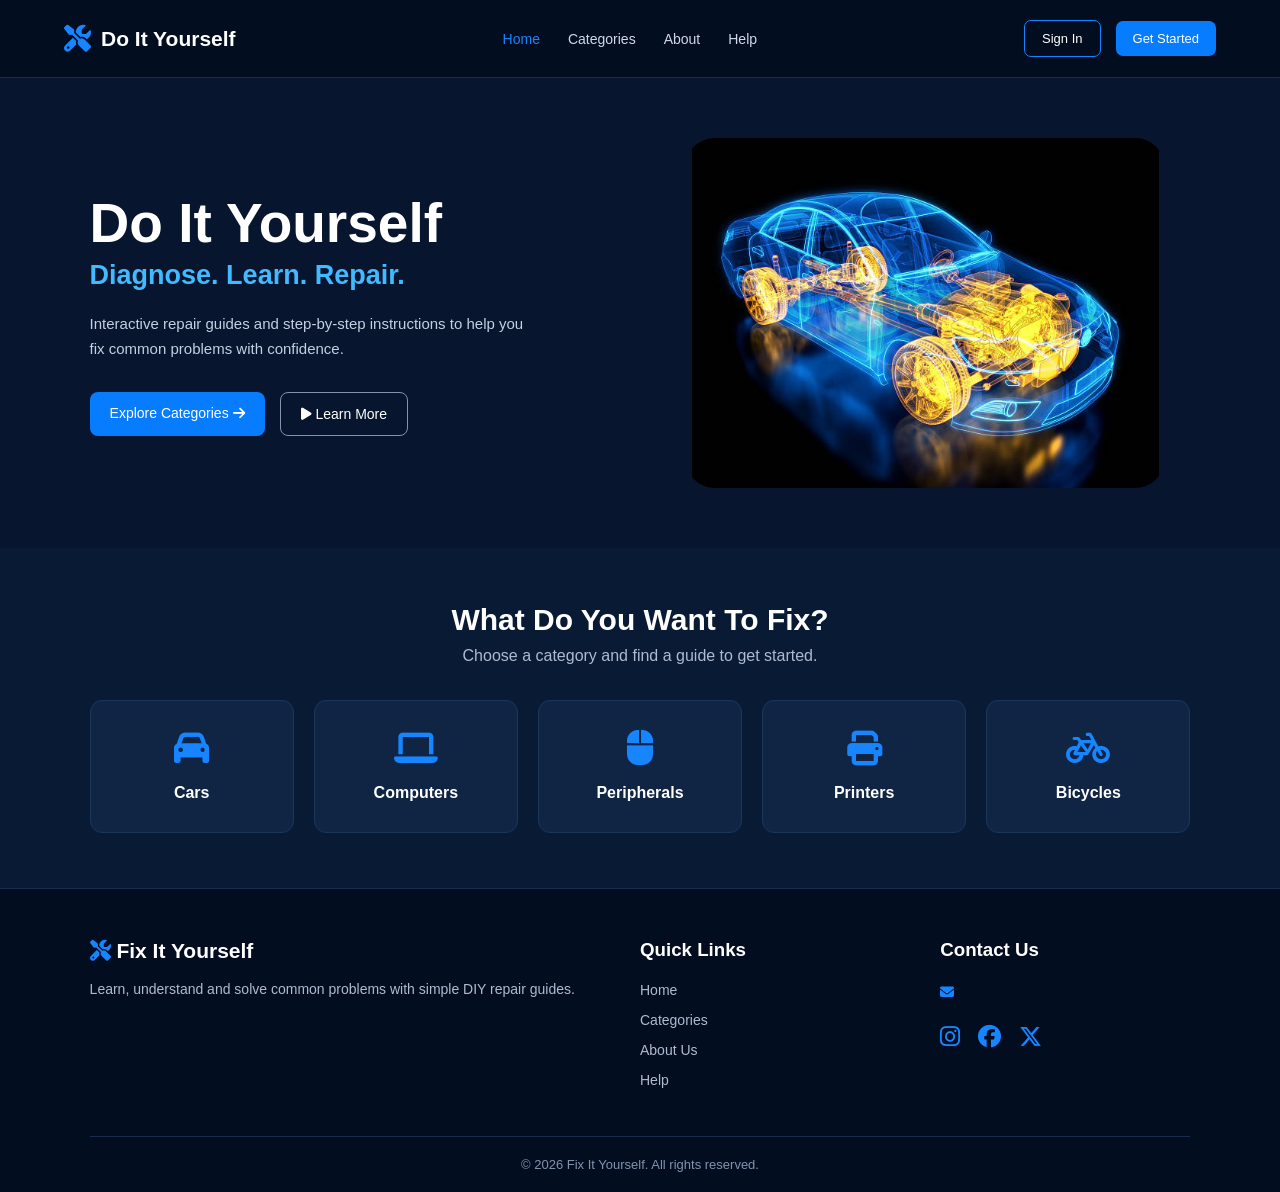
<file: index.html>
<!DOCTYPE html>
<html lang="en">
<head>
    <meta charset="UTF-8">
    <meta name="viewport" content="width=device-width, initial-scale=1.0">
    <title>Do it yourself</title>
    <link rel="stylesheet" href="css/home.css">
    <link rel="stylesheet"
    href="https://cdnjs.cloudflare.com/ajax/libs/font-awesome/6.5.2/css/all.min.css">
    <script src="js/navbars.js" defer ></script>
</head>
<body>
     <!-- Navigation Bar -->
    <header>
        <nav class="navbar">
           <div class="logo">
             <i class="fa-solid fa-screwdriver-wrench"></i>
                <span>Do It Yourself</span>
           </div>
               

            <ul class="nav-links">
                <li><a href="index.html" class="active">Home</a></li>
                <li><a href="categories.html">Categories</a></li>
                <li><a href="about.html">About</a></li>
                <li><a href="help.html">Help</a></li>
            </ul>

            <div class="nav-buttons" id="navButtons">
                <a href="login.html" class="login-btn">Sign In</a>
                <a href="signup.html" class="start-btn">Get Started</a>
            </div>

        </nav>
    </header>

    <!-- Hero Section -->
    <section class="hero">

        <div class="hero-content">

            <h1>Do It Yourself</h1>

            <h2>Diagnose. Learn. Repair.</h2>

            <p>
                Interactive repair guides and step-by-step
                instructions to help you fix common problems
                with confidence.
            </p>

            <div class="hero-buttons">
                <a href="categories.html" class="explore-btn">
                    Explore Categories
                    <i class="fa-solid fa-arrow-right"></i>
                </a>

                <a href="about.html" class="demo-btn">
                    <i class="fa-solid fa-play"></i>
                    Learn More
                </a>
            </div>

        </div>


        <!-- Engine Image -->
        <div class="hero-image">

            <img src="images/3d car.jpg" alt="3D Car image">

        </div>

    </section>

     <!-- Categories Section -->
    <section class="categories">

        <h2>What Do You Want To Fix?</h2>

        <p class="section-description">
            Choose a category and find a guide to get started.
        </p>

        <div class="category-container">

            <a href="categories.html" class="category-card">
                <i class="fa-solid fa-car"></i>
                <h3>Cars</h3>
            </a>

            <a href="categories.html" class="category-card">
                <i class="fa-solid fa-laptop"></i>
                <h3>Computers</h3>
            </a>

            <a href="categories.html" class="category-card">
                <i class="fa-solid fa-computer-mouse"></i>
                <h3>Peripherals</h3>
            </a>

            <a href="categories.html" class="category-card">
                <i class="fa-solid fa-print"></i>
                <h3>Printers</h3>
            </a>

            <a href="categories.html" class="category-card">
                <i class="fa-solid fa-bicycle"></i>
                <h3>Bicycles</h3>
            </a>

        </div>

    </section>

    <!-- Footer -->
 <footer class="footer">

    <div class="footer-container">

        <!-- Brand Information -->
        <div class="footer-section">
            <h2 class="footer-logo">
                <i class="fa-solid fa-screwdriver-wrench"></i>
                Fix It Yourself
            </h2>

            <p>
                Learn, understand and solve common problems
                with simple DIY repair guides.
            </p>
        </div>


        <!-- Quick Links -->
        <div class="footer-section">
            <h3>Quick Links</h3>

            <ul>
                <li><a href="index.html">Home</a></li>
                <li><a href="categories.html">Categories</a></li>
                <li><a href="about.html">About Us</a></li>
                <li><a href="help.html">Help</a></li>
            </ul>
        </div>


        <!-- Contact Information -->
        <div class="footer-section">
            <h3>Contact Us</h3>

            <p>
                <i class="fa-solid fa-envelope"></i>
                <a href="mailto:Doyourselfemail@example.com">
            
                </a>
            </p>

            <div class="social-links">
                <a href="" aria-label="Instagram">
                    <i class="fa-brands fa-instagram"></i>
                </a>

                <a href="" aria-label="fa-facebook">
                    <i class="fa-brands fa-facebook"></i>
                </a>
                    
               

                <a href="" aria-label="X">
                    <i class="fa-brands fa-x-twitter"></i>
                </a>
            </div>
        </div>

    </div>

    <div class="footer-bottom">
        <p>&copy; 2026 Fix It Yourself. All rights reserved.</p>
    </div>

  </footer>
</body>
</html>
</file>
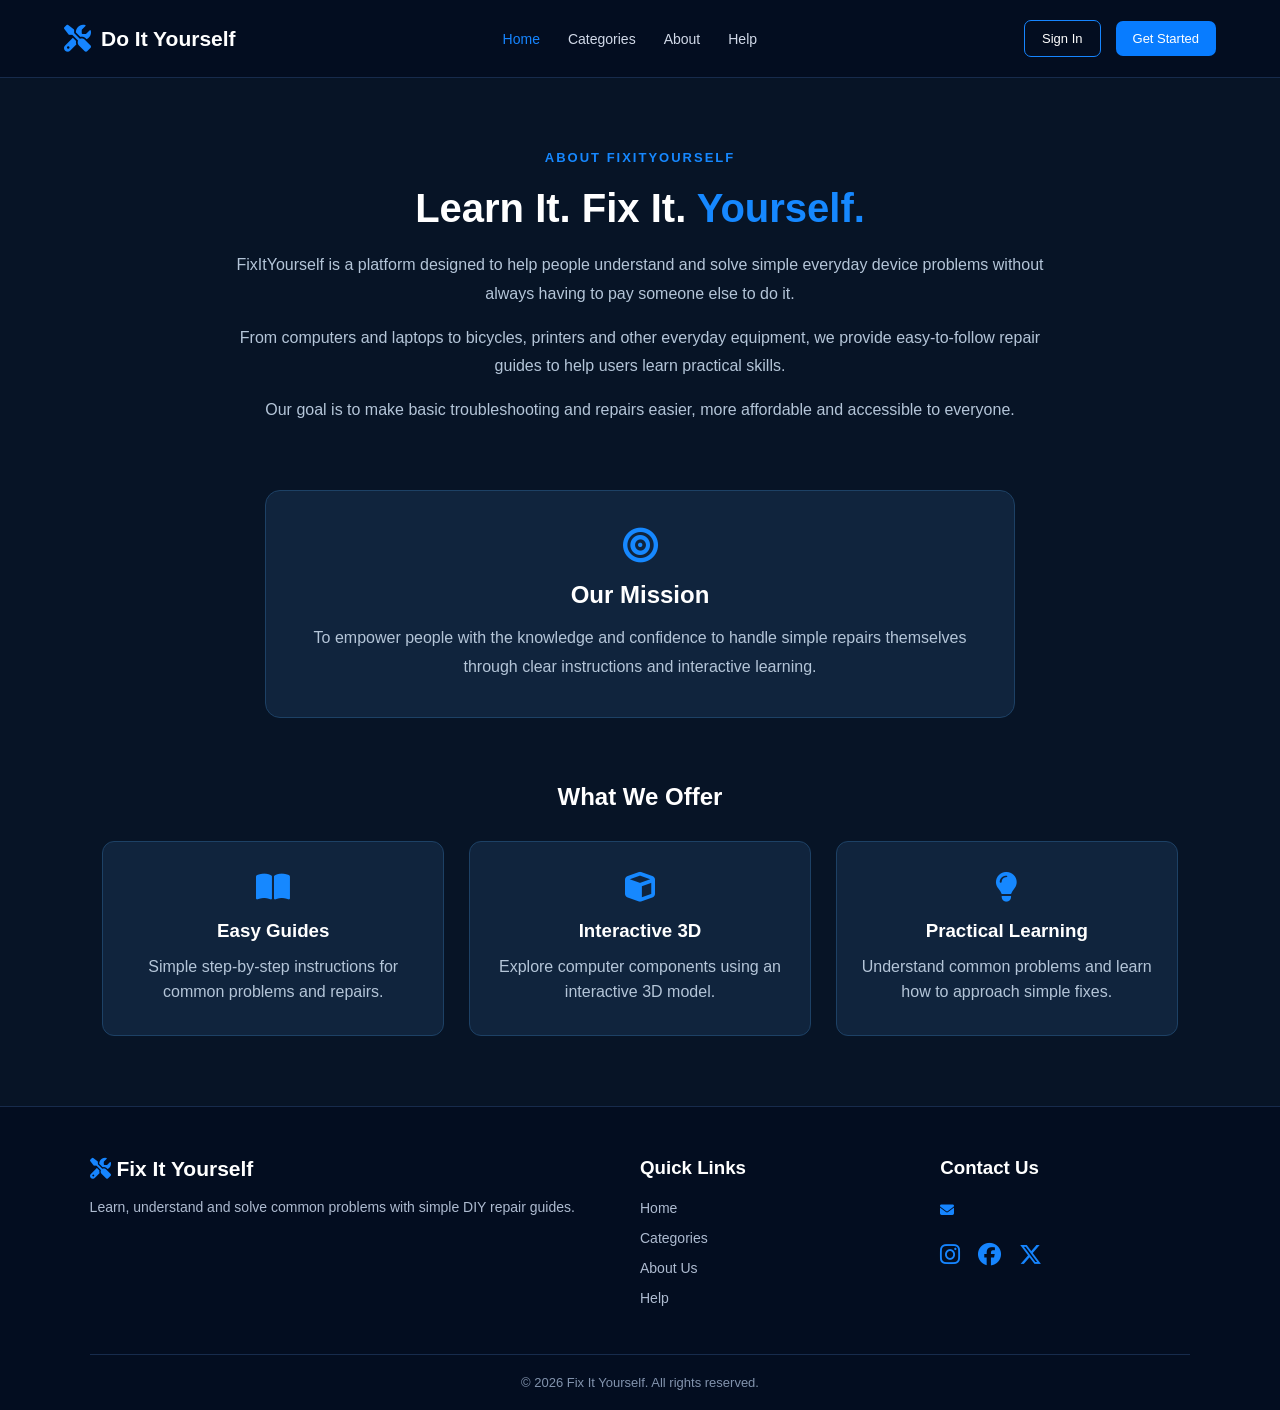
<file: about.html>
<!DOCTYPE html>
<html lang="en">
<head>
    <meta charset="UTF-8">
    <meta name="viewport" content="width=device-width, initial-scale=1.0">
    <title>Do It Yourself</title>
      <link rel="stylesheet"
        href="https://cdnjs.cloudflare.com/ajax/libs/font-awesome/6.5.1/css/all.min.css">
        <link rel="stylesheet" href="css/about.css">
</head>
<body>
     <!-- Navigation Bar -->
    <header>
        <nav class="navbar">
           <div class="logo">
             <i class="fa-solid fa-screwdriver-wrench"></i>
                <span>Do It Yourself</span>
           </div>
               

            <ul class="nav-links">
                <li><a href="index.html" class="active">Home</a></li>
                <li><a href="categories.html">Categories</a></li>
                <li><a href="about.html">About</a></li>
                <li><a href="help.html">Help</a></li>
            </ul>

            <div class="nav-buttons" id="navButtons">
                <a href="login.html" class="login-btn">Sign In</a>
                <a href="signup.html" class="start-btn">Get Started</a>
            </div>

        </nav>
    </header>

     <!-- About Section -->
    <main class="about-section">

        <div class="about-content">

            <span class="about-label">ABOUT FIXITYOURSELF</span>

            <h1>Learn It. Fix It. <span>Yourself.</span></h1>

            <p>
                FixItYourself is a platform designed to help people
                understand and solve simple everyday device problems
                without always having to pay someone else to do it.
            </p>

            <p>
                From computers and laptops to bicycles, printers and
                other everyday equipment, we provide easy-to-follow
                repair guides to help users learn practical skills.
            </p>

            <p>
                Our goal is to make basic troubleshooting and repairs
                easier, more affordable and accessible to everyone.
            </p>

        </div>

        <!-- Our Mission -->
        <section class="mission-section">

            <div class="mission-icon">
                <i class="fa-solid fa-bullseye"></i>
            </div>

            <h2>Our Mission</h2>

            <p>
                To empower people with the knowledge and confidence
                to handle simple repairs themselves through clear
                instructions and interactive learning.
            </p>

        </section>

        <!-- What We Offer -->
        <section class="offer-section">

            <h2>What We Offer</h2>

            <div class="offer-cards">

                <div class="offer-card">
                    <i class="fa-solid fa-book-open"></i>
                    <h3>Easy Guides</h3>
                    <p>
                        Simple step-by-step instructions for
                        common problems and repairs.
                    </p>
                </div>

                <div class="offer-card">
                    <i class="fa-solid fa-cube"></i>
                    <h3>Interactive 3D</h3>
                    <p>
                        Explore computer components using
                        an interactive 3D model.
                    </p>
                </div>

                <div class="offer-card">
                    <i class="fa-solid fa-lightbulb"></i>
                    <h3>Practical Learning</h3>
                    <p>
                        Understand common problems and learn
                        how to approach simple fixes.
                    </p>
                </div>

            </div>

        </section>

    </main>
   <!-- Footer -->
 <footer class="footer">

    <div class="footer-container">

        <!-- Brand Information -->
        <div class="footer-section">
            <h2 class="footer-logo">
                <i class="fa-solid fa-screwdriver-wrench"></i>
                Fix It Yourself
            </h2>

            <p>
                Learn, understand and solve common problems
                with simple DIY repair guides.
            </p>
        </div>


        <!-- Quick Links -->
        <div class="footer-section">
            <h3>Quick Links</h3>

            <ul>
                <li><a href="index.html">Home</a></li>
                <li><a href="categories.html">Categories</a></li>
                <li><a href="about.html">About Us</a></li>
                <li><a href="help.html">Help</a></li>
            </ul>
        </div>


        <!-- Contact Information -->
        <div class="footer-section">
            <h3>Contact Us</h3>

            <p>
                <i class="fa-solid fa-envelope"></i>
                <a href="mailto:Doyourselfemail@example.com">
                </a>
            </p>

            <div class="social-links">
                <a href="" aria-label="Instagram">
                    <i class="fa-brands fa-instagram"></i>
                </a>

                <a href="" aria-label="fa-facebook">
                    <i class="fa-brands fa-facebook"></i>
                </a>
                    
               

                <a href="" aria-label="X">
                    <i class="fa-brands fa-x-twitter"></i>
                </a>
            </div>
        </div>

    </div>

    <div class="footer-bottom">
        <p>&copy; 2026 Fix It Yourself. All rights reserved.</p>
    </div>

  </footer>
</body>
</html>
</file>
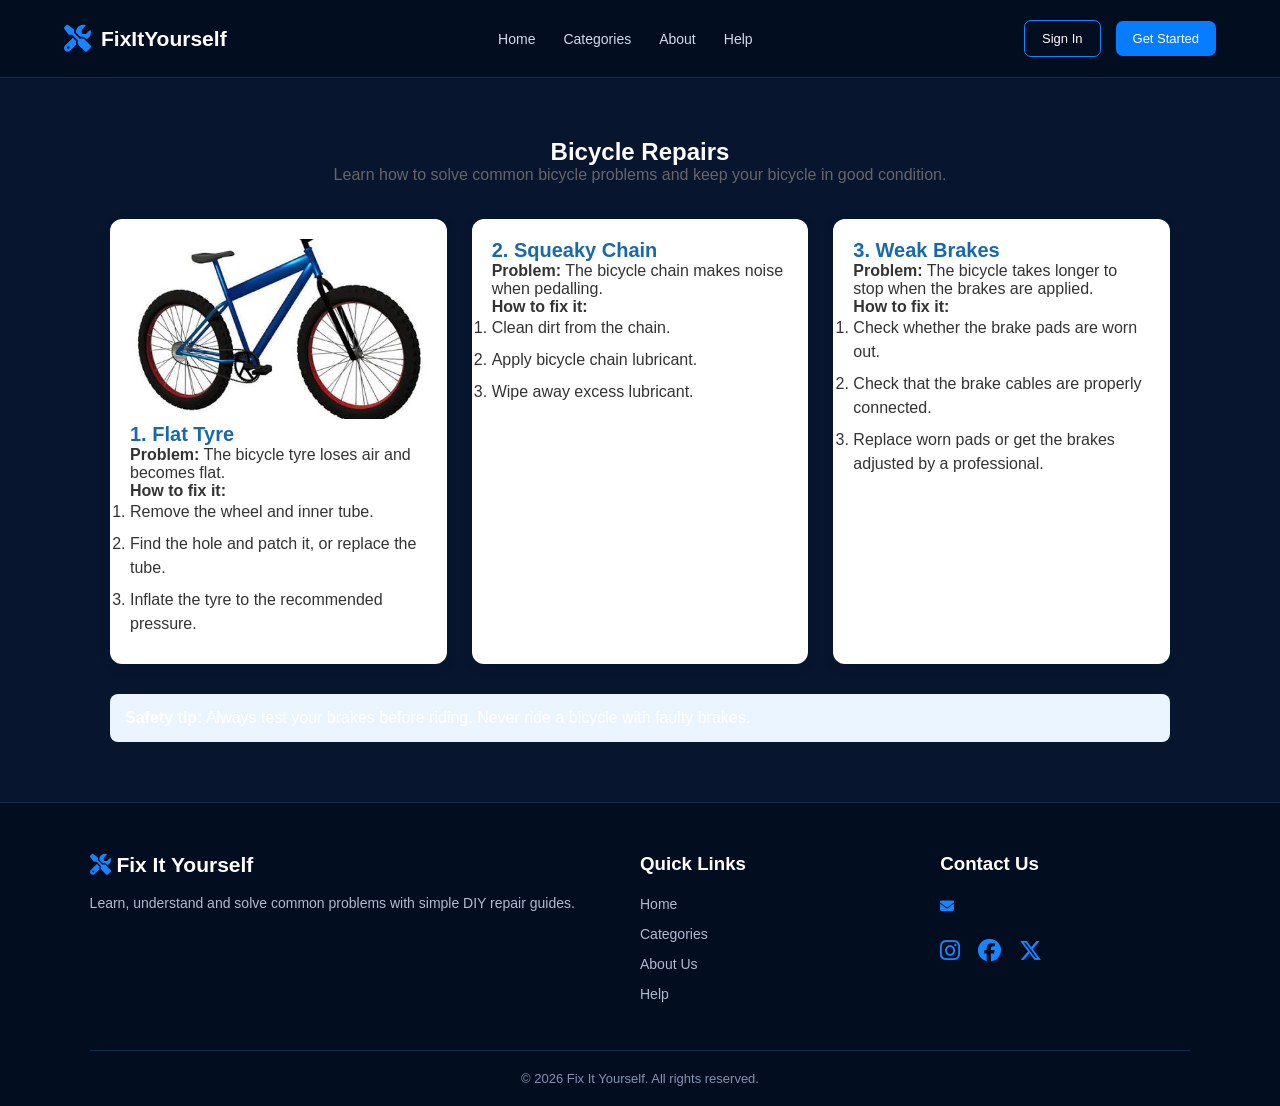
<file: bicycles.html>
<!DOCTYPE html>
<html lang="en">
<head>
    <meta charset="UTF-8">
    <meta name="viewport" content="width=device-width, initial-scale=1.0">
    <title>Do It Yourself</title>
    <link rel="stylesheet" href="css/bicycles.css">
    <link rel="stylesheet"
    href="https://cdnjs.cloudflare.com/ajax/libs/font-awesome/6.5.2/css/all.min.css">
</head>
<body>
     <!-- Navigation Bar -->
    <header>
        <nav class="navbar">

            <div class="logo">
                <i class="fa-solid fa-screwdriver-wrench"></i>
                <span>FixItYourself</span>
            </div>

            <ul class="nav-links">
                <li><a href="index.html"> Home</a></li>
                <li><a href="categories.html">Categories</a></li>
                <li><a href="about.html"> About</a></li>
                <li><a href="help.html">Help</a></li>
            </ul>

            <div class="nav-buttons" id="navButtons">
                <a href="login.html" class="login-btn">Sign In</a>
                <a href="signup.html" class="start-btn">Get Started</a>
            </div>
            

        </nav>
    </header>
<!-- Bicycle repair guides -->
<main class="repair-container">

    <section class="page-heading">
        <h1>Bicycle Repairs</h1>
        <p>Learn how to solve common bicycle problems and keep your bicycle in good condition.</p>
    </section>

    <!-- Bicycle problems -->
    <section class="repair-grid">

        <!-- Flat tyre -->
        <div class="repair-card">
            <img src="images/bicyclee.jpg" alt="Bicycle wheel repair">
            <h2>1. Flat Tyre</h2>
            <p><strong>Problem:</strong> The bicycle tyre loses air and becomes flat.</p>
            <p><strong>How to fix it:</strong></p>
            <ol>
                <li>Remove the wheel and inner tube.</li>
                <li>Find the hole and patch it, or replace the tube.</li>
                <li>Inflate the tyre to the recommended pressure.</li>
            </ol>
        </div>

        <!-- Squeaky chain -->
        <div class="repair-card">
            <h2>2. Squeaky Chain</h2>
            <p><strong>Problem:</strong> The bicycle chain makes noise when pedalling.</p>
            <p><strong>How to fix it:</strong></p>
            <ol>
                <li>Clean dirt from the chain.</li>
                <li>Apply bicycle chain lubricant.</li>
                <li>Wipe away excess lubricant.</li>
            </ol>
        </div>

        <!-- Weak brakes -->
        <div class="repair-card">
            <h2>3. Weak Brakes</h2>
            <p><strong>Problem:</strong> The bicycle takes longer to stop when the brakes are applied.</p>
            <p><strong>How to fix it:</strong></p>
            <ol>
                <li>Check whether the brake pads are worn out.</li>
                <li>Check that the brake cables are properly connected.</li>
                <li>Replace worn pads or get the brakes adjusted by a professional.</li>
            </ol>
        </div>

    </section>

    <p class="safety-note">
        <strong>Safety tip:</strong> Always test your brakes before riding. Never ride a bicycle with faulty brakes.
    </p>

</main>

  <!-- Footer -->
 <footer class="footer">

    <div class="footer-container">

        <!-- Brand Information -->
        <div class="footer-section">
            <h2 class="footer-logo">
                <i class="fa-solid fa-screwdriver-wrench"></i>
                Fix It Yourself
            </h2>

            <p>
                Learn, understand and solve common problems
                with simple DIY repair guides.
            </p>
        </div>


        <!-- Quick Links -->
        <div class="footer-section">
            <h3>Quick Links</h3>

            <ul>
                <li><a href="index.html">Home</a></li>
                <li><a href="categories.html">Categories</a></li>
                <li><a href="about.html">About Us</a></li>
                <li><a href="help.html">Help</a></li>
            </ul>
        </div>


        <!-- Contact Information -->
        <div class="footer-section">
            <h3>Contact Us</h3>

            <p>
                <i class="fa-solid fa-envelope"></i>
                <a href="mailto:Doyourselfemail@example.com">
            
                </a>
            </p>

            <div class="social-links">
                <a href="" aria-label="Instagram">
                    <i class="fa-brands fa-instagram"></i>
                </a>

                <a href="" aria-label="fa-facebook">
                    <i class="fa-brands fa-facebook"></i>
                </a>
                    
               

                <a href="" aria-label="X">
                    <i class="fa-brands fa-x-twitter"></i>
                </a>
            </div>
        </div>

    </div>

    <div class="footer-bottom">
        <p>&copy; 2026 Fix It Yourself. All rights reserved.</p>
    </div>

  </footer>

</body>
</html>
</file>
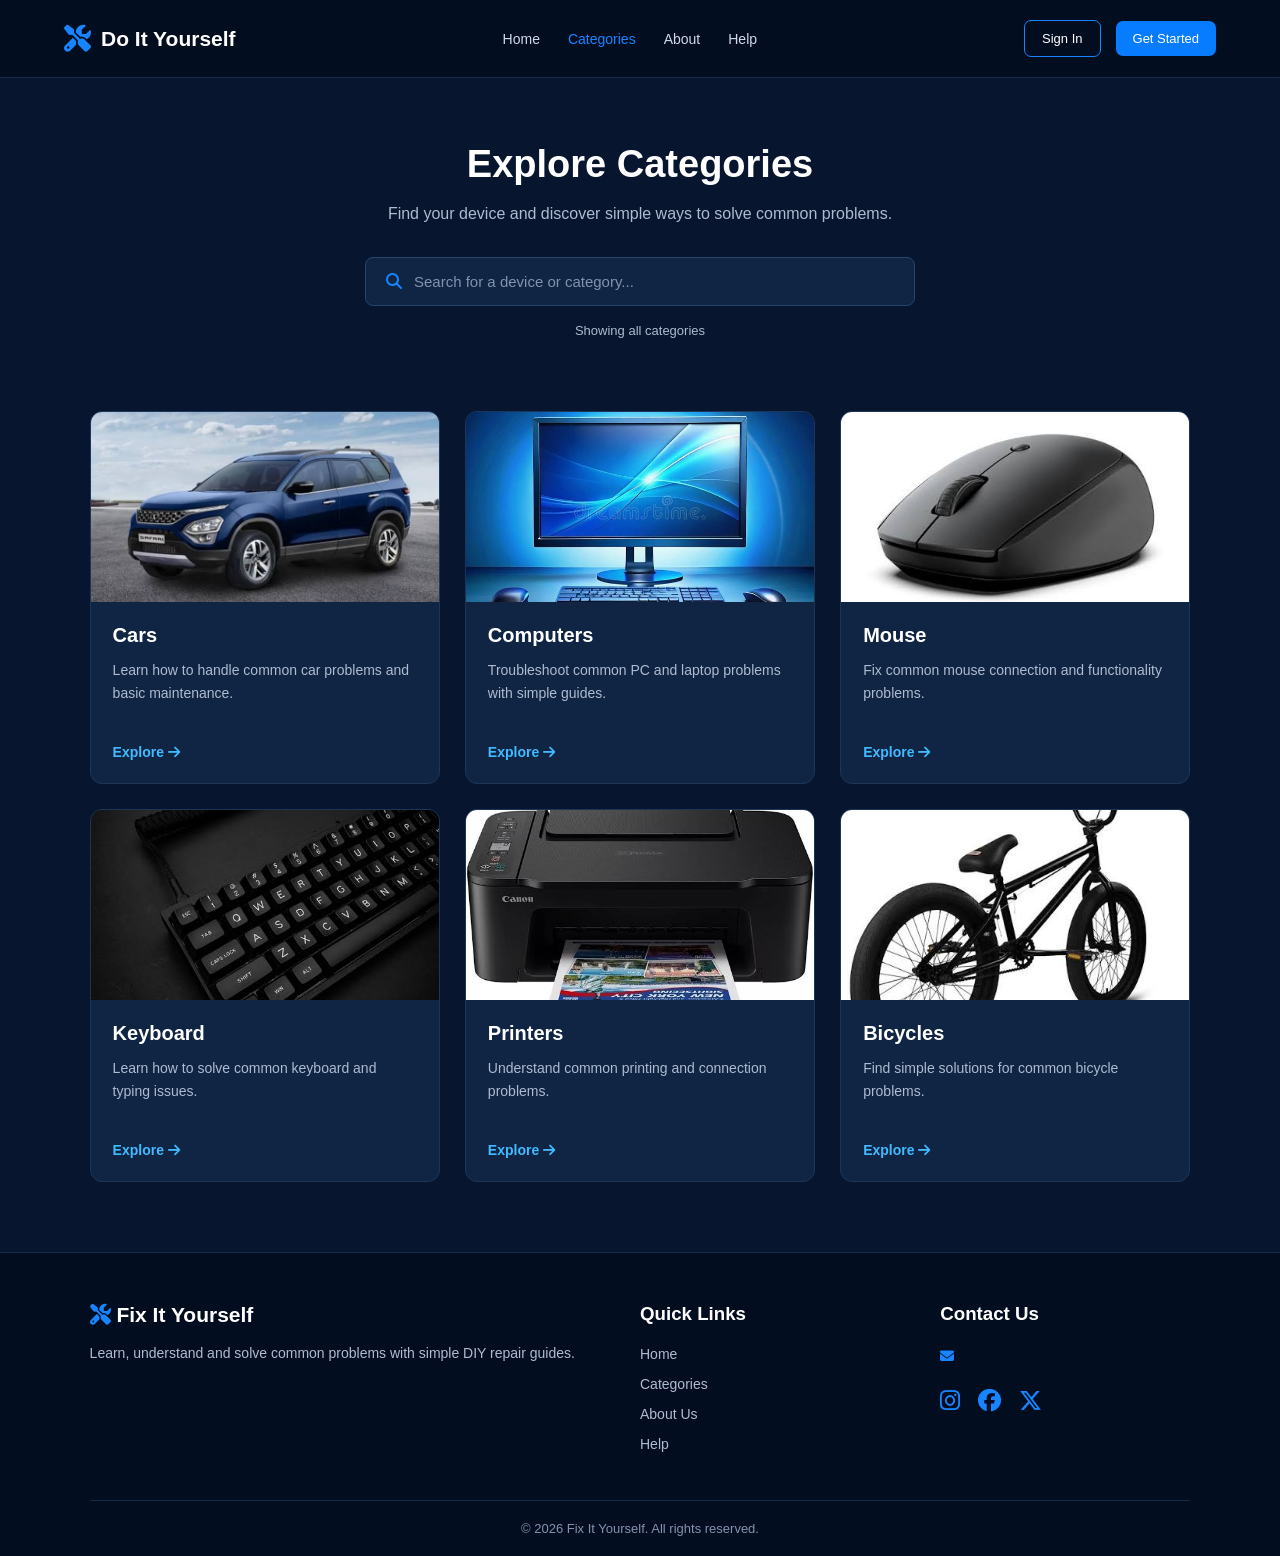
<file: categories.html>
<!doctype html>
<html lang="en">
  <head>
    <meta charset="UTF-8" />
    <meta name="viewport" content="width=device-width, initial-scale=1.0" />
    <title>Do It Yourself</title>
    <link rel="stylesheet" href="css/categories.css" />
    <link
      rel="stylesheet"
      href="https://cdnjs.cloudflare.com/ajax/libs/font-awesome/6.5.2/css/all.min.css"
    />
    <script src="js/categories.js" defer></script>
  </head>
  <body>
    <!-- Navigation Bar -->
    <header>
      <nav class="navbar">
        <div class="logo">
          <i class="fa-solid fa-screwdriver-wrench"></i>
          <span>Do It Yourself</span>
        </div>

        <ul class="nav-links">
          <li><a href="index.html">Home</a></li>
          <li><a href="categories.html" class="active">Categories</a></li>
          <li><a href="about.html">About</a></li>
          <li><a href="help.html">Help</a></li>
        </ul>

        <div class="nav-buttons">
          <a href="login.html" class="login-btn">Sign In</a>
          <a href="signup.html" class="start-btn">Get Started</a>
        </div>
      </nav>
    </header>

    <!-- Categories Header -->
    <section class="categories-header">
      <h1>Explore Categories</h1>

      <p>Find your device and discover simple ways to solve common problems.</p>

      <!-- Search Bar -->
      <div class="category-search">
        <i class="fa-solid fa-magnifying-glass"></i>

        <input
          type="text"
          id="searchInput"
          placeholder="Search for a device or category..."
        />
      </div>

      <p id="searchCount" class="search-count">Showing all categories</p>
    </section>

    <!-- Categories -->
    <section class="categories-container">
      <div class="category-grid" id="categoryGrid">
        <!-- Cars -->
        <div class="category-card" data-category="cars car vehicle">
          <div class="category-image">
            <img src="images/car.jpg" alt="Cars" />
          </div>

          <div class="category-info">
            <h3>Cars</h3>

            <p>
              Learn how to handle common car problems and basic maintenance.
            </p>

            <a href="engine.html">
              Explore <i class="fa-solid fa-arrow-right"></i>
            </a>
          </div>
        </div>

        <!-- Computers -->
        <div class="category-card" data-category="computers computer laptop pc">
          <div class="category-image">
            <img src="images/computer.jpg" alt="Computers" />
          </div>

          <div class="category-info">
            <h3>Computers</h3>

            <p>
              Troubleshoot common PC and laptop problems with simple guides.
            </p>

            <a href="computer.html">
              Explore <i class="fa-solid fa-arrow-right"></i>
            </a>
          </div>
        </div>

        <!-- Mouse -->
        <div class="category-card" data-category="mouse computer mouse">
          <div class="category-image">
            <img src="images/mouse.jpg" alt="Computer Mouse" />
          </div>

          <div class="category-info">
            <h3>Mouse</h3>

            <p>Fix common mouse connection and functionality problems.</p>

            <a href="mouse.html">
              Explore <i class="fa-solid fa-arrow-right"></i>
            </a>
          </div>
        </div>

        <!-- Keyboard -->
        <div class="category-card" data-category="keyboard keys typing">
          <div class="category-image">
            <img src="images/keyboard.jpg" alt="Keyboard" />
          </div>

          <div class="category-info">
            <h3>Keyboard</h3>

            <p>Learn how to solve common keyboard and typing issues.</p>

            <a href="keyboard.html">
              Explore <i class="fa-solid fa-arrow-right"></i>
            </a>
          </div>
        </div>

        <!-- Printers -->
        <div class="category-card" data-category="printers printer printing">
          <div class="category-image">
            <img src="images/printer.jpg" alt="Printers" />
          </div>

          <div class="category-info">
            <h3>Printers</h3>

            <p>Understand common printing and connection problems.</p>

            <a href="printer.html">
              Explore <i class="fa-solid fa-arrow-right"></i>
            </a>
          </div>
        </div>

        <!-- Bicycles -->
        <div class="category-card" data-category="bicycles bicycle bike">
          <div class="category-image">
            <img src="images/bicycle.jpg" alt="Bicycles" />
          </div>

          <div class="category-info">
            <h3>Bicycles</h3>

            <p>Find simple solutions for common bicycle problems.</p>

            <a href="bicycles.html">
              Explore <i class="fa-solid fa-arrow-right"></i>
            </a>
          </div>
        </div>
      </div>

      <!-- No Results Message -->
      <p id="noResults">No categories found. Try another search.</p>
    </section>

       <!-- Footer -->
 <footer class="footer">

    <div class="footer-container">

        <!-- Brand Information -->
        <div class="footer-section">
            <h2 class="footer-logo">
                <i class="fa-solid fa-screwdriver-wrench"></i>
                Fix It Yourself
            </h2>

            <p>
                Learn, understand and solve common problems
                with simple DIY repair guides.
            </p>
        </div>


        <!-- Quick Links -->
        <div class="footer-section">
            <h3>Quick Links</h3>

            <ul>
                <li><a href="index.html">Home</a></li>
                <li><a href="categories.html">Categories</a></li>
                <li><a href="about.html">About Us</a></li>
                <li><a href="help.html">Help</a></li>
            </ul>
        </div>


        <!-- Contact Information -->
        <div class="footer-section">
            <h3>Contact Us</h3>

            <p>
                <i class="fa-solid fa-envelope"></i>
                <a href="mailto:Doyourselfemail@example.com">
            
                </a>
            </p>

            <div class="social-links">
                <a href="" aria-label="Instagram">
                    <i class="fa-brands fa-instagram"></i>
                </a>

                <a href="" aria-label="fa-facebook">
                    <i class="fa-brands fa-facebook"></i>
                </a>
                    
               

                <a href="" aria-label="X">
                    <i class="fa-brands fa-x-twitter"></i>
                </a>
            </div>
        </div>

    </div>

    <div class="footer-bottom">
        <p>&copy; 2026 Fix It Yourself. All rights reserved.</p>
    </div>

  </footer>
  </body>
</html>
</file>
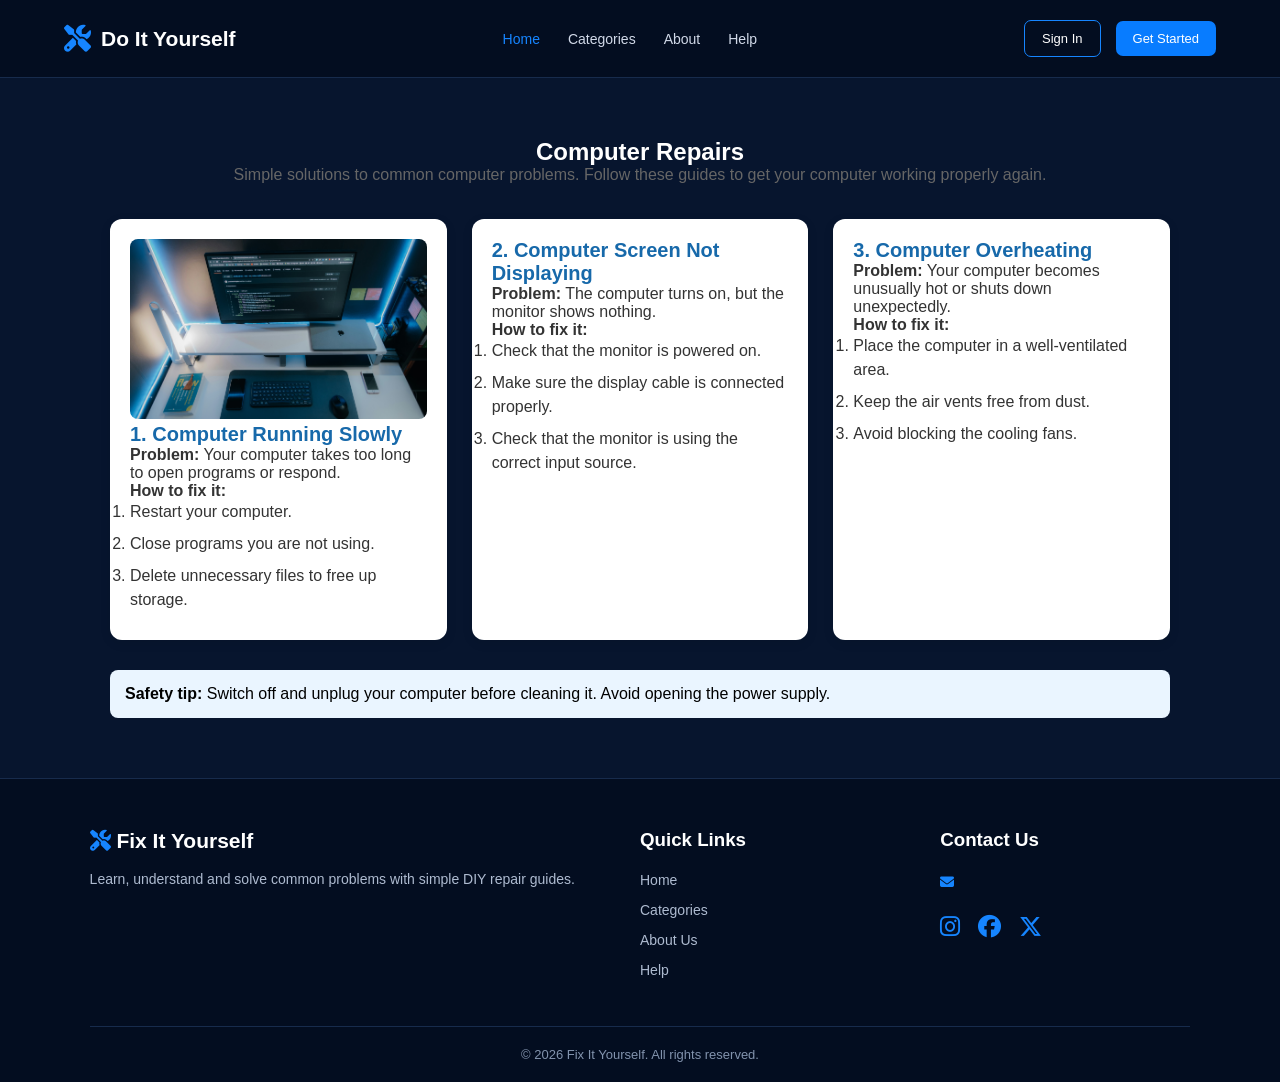
<file: computer.html>
<!DOCTYPE html>
<html lang="en">
<head>
    <meta charset="UTF-8">
    <meta name="viewport" content="width=device-width, initial-scale=1.0">
    <title>Do It Yourself</title>
    <link rel="stylesheet" href="css/computer.css">
     <link rel="stylesheet"
    href="https://cdnjs.cloudflare.com/ajax/libs/font-awesome/6.5.0/css/all.min.css">

</head>
<body>
    <!-- Navigation Bar -->
    <header>
        <nav class="navbar">
           <div class="logo">
             <i class="fa-solid fa-screwdriver-wrench"></i>
                <span>Do It Yourself</span>
           </div>
               

            <ul class="nav-links">
                <li><a href="index.html" class="active">Home</a></li>
                <li><a href="categories.html">Categories</a></li>
                <li><a href="about.html">About</a></li>
                <li><a href="help.html">Help</a></li>
            </ul>

            <div class="nav-buttons" id="navButtons">
                <a href="login.html" class="login-btn">Sign In</a>
                <a href="signup.html" class="start-btn">Get Started</a>
            </div>

        </nav>
    </header>
<!-- Computer repair guides -->
<main class="repair-container">

    <section class="page-heading">
        <h1>Computer Repairs</h1>
        <p>Simple solutions to common computer problems. Follow these guides to get your computer working properly again.</p>
    </section>

    <!-- Computer problems -->
    <section class="repair-grid">

        <!-- Slow computer -->
        <div class="repair-card">
            <img src="images/computerr.jpg" alt="Desktop computer">
            <h2>1. Computer Running Slowly</h2>
            <p><strong>Problem:</strong> Your computer takes too long to open programs or respond.</p>
            <p><strong>How to fix it:</strong></p>
            <ol>
                <li>Restart your computer.</li>
                <li>Close programs you are not using.</li>
                <li>Delete unnecessary files to free up storage.</li>
            </ol>
        </div>

        <!-- No display -->
        <div class="repair-card">
            <h2>2. Computer Screen Not Displaying</h2>
            <p><strong>Problem:</strong> The computer turns on, but the monitor shows nothing.</p>
            <p><strong>How to fix it:</strong></p>
            <ol>
                <li>Check that the monitor is powered on.</li>
                <li>Make sure the display cable is connected properly.</li>
                <li>Check that the monitor is using the correct input source.</li>
            </ol>
        </div>

        <!-- Overheating -->
        <div class="repair-card">
            <h2>3. Computer Overheating</h2>
            <p><strong>Problem:</strong> Your computer becomes unusually hot or shuts down unexpectedly.</p>
            <p><strong>How to fix it:</strong></p>
            <ol>
                <li>Place the computer in a well-ventilated area.</li>
                <li>Keep the air vents free from dust.</li>
                <li>Avoid blocking the cooling fans.</li>
            </ol>
        </div>

    </section>

    <p class="safety-note">
        <strong>Safety tip:</strong> Switch off and unplug your computer before cleaning it. Avoid opening the power supply.
    </p>

</main>

  <!-- Footer -->
 <footer class="footer">

    <div class="footer-container">

        <!-- Brand Information -->
        <div class="footer-section">
            <h2 class="footer-logo">
                <i class="fa-solid fa-screwdriver-wrench"></i>
                Fix It Yourself
            </h2>

            <p>
                Learn, understand and solve common problems
                with simple DIY repair guides.
            </p>
        </div>


        <!-- Quick Links -->
        <div class="footer-section">
            <h3>Quick Links</h3>

            <ul>
                <li><a href="index.html">Home</a></li>
                <li><a href="categories.html">Categories</a></li>
                <li><a href="about.html">About Us</a></li>
                <li><a href="help.html">Help</a></li>
            </ul>
        </div>


        <!-- Contact Information -->
        <div class="footer-section">
            <h3>Contact Us</h3>

            <p>
                <i class="fa-solid fa-envelope"></i>
                <a href="mailto:Doyourselfemail@example.com">
            
                </a>
            </p>

            <div class="social-links">
                <a href="" aria-label="Instagram">
                    <i class="fa-brands fa-instagram"></i>
                </a>

                <a href="" aria-label="fa-facebook">
                    <i class="fa-brands fa-facebook"></i>
                </a>
                    
               

                <a href="" aria-label="X">
                    <i class="fa-brands fa-x-twitter"></i>
                </a>
            </div>
        </div>

    </div>

    <div class="footer-bottom">
        <p>&copy; 2026 Fix It Yourself. All rights reserved.</p>
    </div>

  </footer>
</body>
</html>
</file>
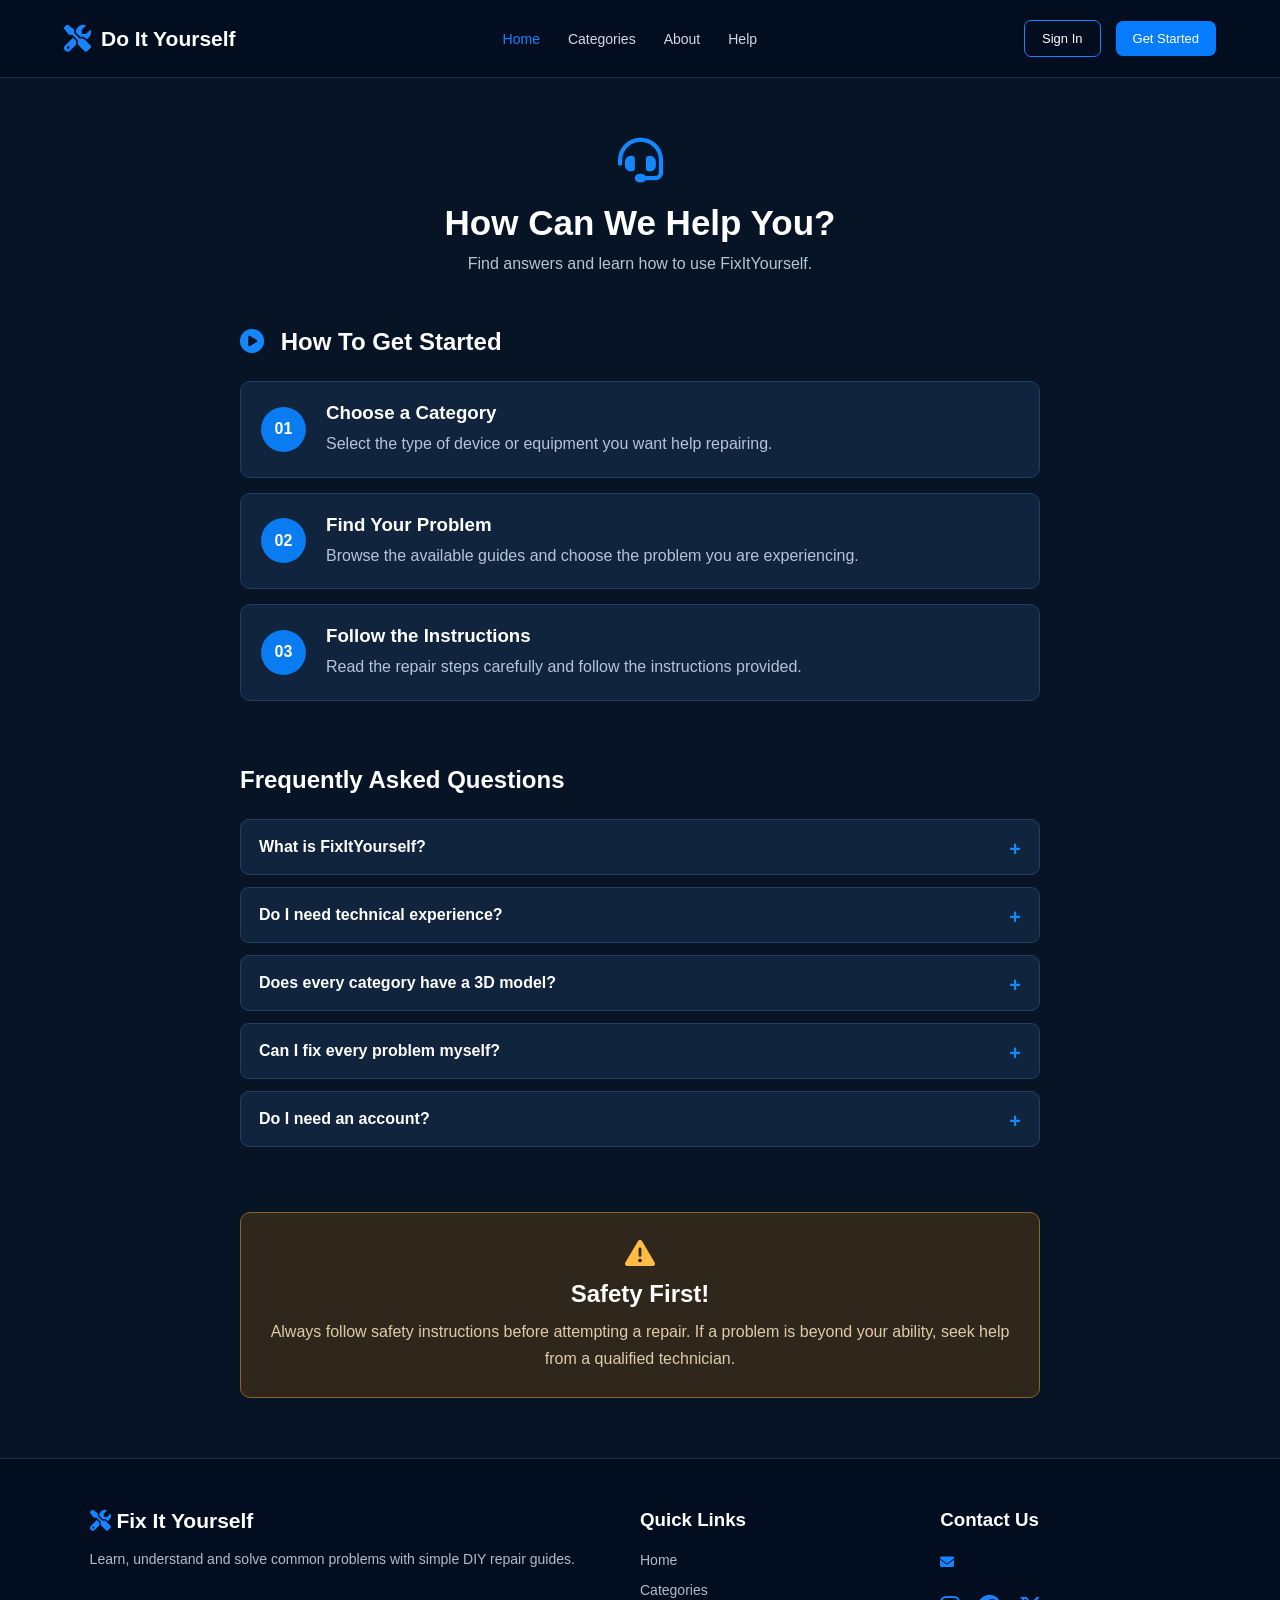
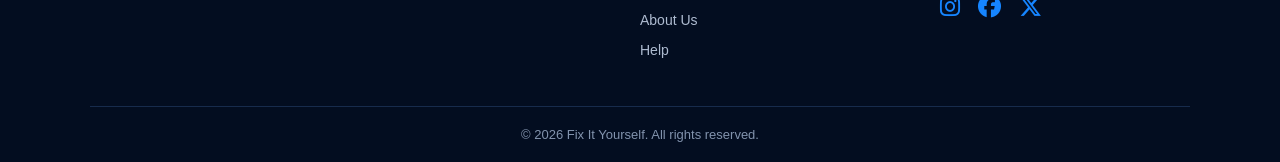
<file: help.html>
<!DOCTYPE html>
<html lang="en">
<head>
    <meta charset="UTF-8">
    <meta name="viewport" content="width=device-width, initial-scale=1.0">
    <title>Do it Yourself</title>
    <link rel="stylesheet"
        href="https://cdnjs.cloudflare.com/ajax/libs/font-awesome/6.5.1/css/all.min.css">
        <link rel="stylesheet" href="css/help.css">
</head>
<body>
     <!-- Navigation Bar -->
    <header>
        <nav class="navbar">
           <div class="logo">
             <i class="fa-solid fa-screwdriver-wrench"></i>
                <span>Do It Yourself</span>
           </div>
               

            <ul class="nav-links">
                <li><a href="index.html" class="active">Home</a></li>
                <li><a href="categories.html">Categories</a></li>
                <li><a href="about.html">About</a></li>
                <li><a href="help.html">Help</a></li>
            </ul>

            <div class="nav-buttons" id="navButtons">
                <a href="login.html" class="login-btn">Sign In</a>
                <a href="signup.html" class="start-btn">Get Started</a>
            </div>

        </nav>
    </header>

     <!-- Help Section -->
    <main class="help-section">

        <div class="help-heading">

            <i class="fa-solid fa-headset"></i>

            <h1>How Can We Help You?</h1>

            <p>
                Find answers and learn how to use FixItYourself.
            </p>

        </div>

        <!-- Getting Started -->
        <section class="help-guide">

            <h2>
                <i class="fa-solid fa-circle-play"></i>
                How To Get Started
            </h2>

            <div class="guide-item">
                <span>01</span>
                <div>
                    <h3>Choose a Category</h3>
                    <p>
                        Select the type of device or equipment
                        you want help repairing.
                    </p>
                </div>
            </div>

            <div class="guide-item">
                <span>02</span>
                <div>
                    <h3>Find Your Problem</h3>
                    <p>
                        Browse the available guides and choose
                        the problem you are experiencing.
                    </p>
                </div>
            </div>

            <div class="guide-item">
                <span>03</span>
                <div>
                    <h3>Follow the Instructions</h3>
                    <p>
                        Read the repair steps carefully and
                        follow the instructions provided.
                    </p>
                </div>
            </div>

        </section>

        <!-- Frequently Asked Questions -->
        <section class="faq-section">

            <h2>Frequently Asked Questions</h2>

            <div class="faq-item">
                <details>
                    <summary>What is FixItYourself?</summary>
                    <p>
                        FixItYourself is a platform that provides
                        simple repair guides and interactive learning
                        tools to help users solve common problems.
                    </p>
                </details>
            </div>

            <div class="faq-item">
                <details>
                    <summary>Do I need technical experience?</summary>
                    <p>
                        No. Our guides are designed to be easy
                        to understand, even for beginners.
                    </p>
                </details>
            </div>

            <div class="faq-item">
                <details>
                    <summary>Does every category have a 3D model?</summary>
                    <p>
                        No. The computer category uses an interactive
                        3D model, while other categories provide
                        step-by-step repair guides.
                    </p>
                </details>
            </div>

            <div class="faq-item">
                <details>
                    <summary>Can I fix every problem myself?</summary>
                    <p>
                        No. FixItYourself focuses on simple repairs.
                        Serious or dangerous problems should be
                        handled by a qualified technician.
                    </p>
                </details>
            </div>

            <div class="faq-item">
                <details>
                    <summary>Do I need an account?</summary>
                    <p>
                        You can explore the available information.
                        Account requirements will depend on the
                        features you want to use.
                    </p>
                </details>
            </div>

        </section>

        <!-- Safety Reminder -->
        <section class="safety-box">

            <i class="fa-solid fa-triangle-exclamation"></i>

            <h2>Safety First!</h2>

            <p>
                Always follow safety instructions before attempting
                a repair. If a problem is beyond your ability,
                seek help from a qualified technician.
            </p>

        </section>

    </main>

       <!-- Footer -->
 <footer class="footer">

    <div class="footer-container">

        <!-- Brand Information -->
        <div class="footer-section">
            <h2 class="footer-logo">
                <i class="fa-solid fa-screwdriver-wrench"></i>
                Fix It Yourself
            </h2>

            <p>
                Learn, understand and solve common problems
                with simple DIY repair guides.
            </p>
        </div>


        <!-- Quick Links -->
        <div class="footer-section">
            <h3>Quick Links</h3>

            <ul>
                <li><a href="index.html">Home</a></li>
                <li><a href="categories.html">Categories</a></li>
                <li><a href="about.html">About Us</a></li>
                <li><a href="help.html">Help</a></li>
            </ul>
        </div>


        <!-- Contact Information -->
        <div class="footer-section">
            <h3>Contact Us</h3>

            <p>
                <i class="fa-solid fa-envelope"></i>
                <a href="mailto:Doyourselfemail@example.com">
            
                </a>
            </p>

            <div class="social-links">
                <a href="" aria-label="Instagram">
                    <i class="fa-brands fa-instagram"></i>
                </a>

                <a href="" aria-label="fa-facebook">
                    <i class="fa-brands fa-facebook"></i>
                </a>
                    
               

                <a href="" aria-label="X">
                    <i class="fa-brands fa-x-twitter"></i>
                </a>
            </div>
        </div>

    </div>

    <div class="footer-bottom">
        <p>&copy; 2026 Fix It Yourself. All rights reserved.</p>
    </div>

  </footer>
</body>
</html>
</file>
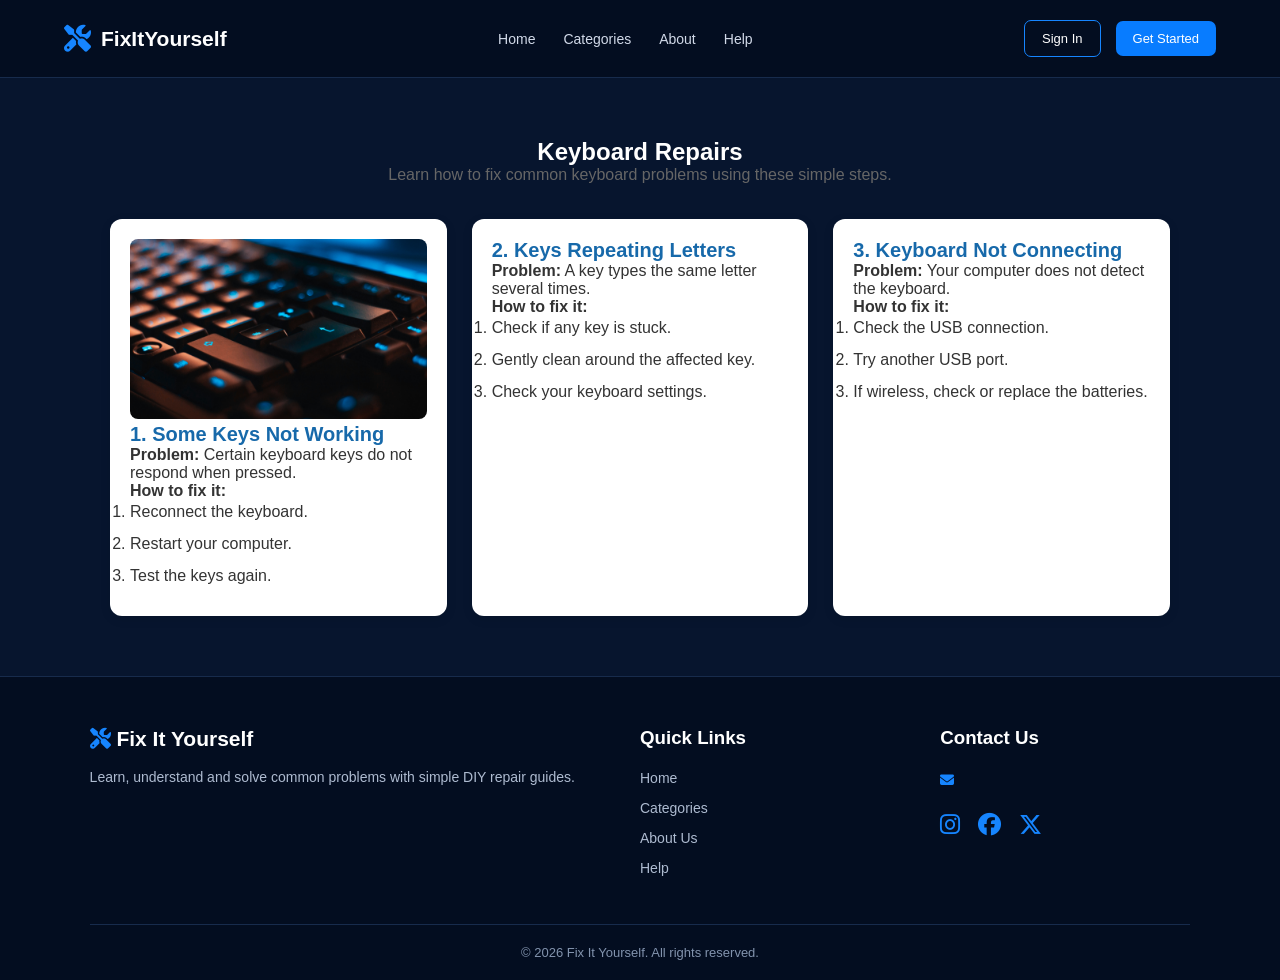
<file: keyboard.html>
<!DOCTYPE html>
<html lang="en">
<head>
    <meta charset="UTF-8">
    <meta name="viewport" content="width=device-width, initial-scale=1.0">
    <title>Do It Yourself</title>
    <link rel="stylesheet" href="css/keyboard.css">
    <link rel="stylesheet"
    href="https://cdnjs.cloudflare.com/ajax/libs/font-awesome/6.5.2/css/all.min.css">

</head>
<body>
     <!-- Navigation Bar -->
    <header>
        <nav class="navbar">

            <div class="logo">
                <i class="fa-solid fa-screwdriver-wrench"></i>
                <span>FixItYourself</span>
            </div>

            <ul class="nav-links">
                <li><a href="index.html"> Home</a></li>
                <li><a href="categories.html">Categories</a></li>
                <li><a href="about.html"> About</a></li>
                <li><a href="help.html">Help</a></li>
            </ul>

            <div class="nav-buttons" id="navButtons">
                <a href="login.html" class="login-btn">Sign In</a>
                <a href="signup.html" class="start-btn">Get Started</a>
            </div>
            

        </nav>
    </header>
<!-- Keyboard repair guides -->
<main class="repair-container">

    <section class="page-heading">
        <h1>Keyboard Repairs</h1>
        <p>Learn how to fix common keyboard problems using these simple steps.</p>
    </section>

    <!-- Keyboard problems -->
    <section class="repair-grid">

        <!-- Keys not working -->
        <div class="repair-card">
            <img src="images/keyboardd.jpg" alt="Computer keyboard">
            <h2>1. Some Keys Not Working</h2>
            <p><strong>Problem:</strong> Certain keyboard keys do not respond when pressed.</p>
            <p><strong>How to fix it:</strong></p>
            <ol>
                <li>Reconnect the keyboard.</li>
                <li>Restart your computer.</li>
                <li>Test the keys again.</li>
            </ol>
        </div>

        <!-- Repeating keys -->
        <div class="repair-card">
            <h2>2. Keys Repeating Letters</h2>
            <p><strong>Problem:</strong> A key types the same letter several times.</p>
            <p><strong>How to fix it:</strong></p>
            <ol>
                <li>Check if any key is stuck.</li>
                <li>Gently clean around the affected key.</li>
                <li>Check your keyboard settings.</li>
            </ol>
        </div>

        <!-- Keyboard not connecting -->
        <div class="repair-card">
            <h2>3. Keyboard Not Connecting</h2>
            <p><strong>Problem:</strong> Your computer does not detect the keyboard.</p>
            <p><strong>How to fix it:</strong></p>
            <ol>
                <li>Check the USB connection.</li>
                <li>Try another USB port.</li>
                <li>If wireless, check or replace the batteries.</li>
            </ol>
        </div>

    </section>

</main>

  <!-- Footer -->
 <footer class="footer">

    <div class="footer-container">

        <!-- Brand Information -->
        <div class="footer-section">
            <h2 class="footer-logo">
                <i class="fa-solid fa-screwdriver-wrench"></i>
                Fix It Yourself
            </h2>

            <p>
                Learn, understand and solve common problems
                with simple DIY repair guides.
            </p>
        </div>


        <!-- Quick Links -->
        <div class="footer-section">
            <h3>Quick Links</h3>

            <ul>
                <li><a href="index.html">Home</a></li>
                <li><a href="categories.html">Categories</a></li>
                <li><a href="about.html">About Us</a></li>
                <li><a href="help.html">Help</a></li>
            </ul>
        </div>


        <!-- Contact Information -->
        <div class="footer-section">
            <h3>Contact Us</h3>

            <p>
                <i class="fa-solid fa-envelope"></i>
                <a href="mailto:Doyourselfemail@example.com">
            
                </a>
            </p>

            <div class="social-links">
                <a href="" aria-label="Instagram">
                    <i class="fa-brands fa-instagram"></i>
                </a>

                <a href="" aria-label="fa-facebook">
                    <i class="fa-brands fa-facebook"></i>
                </a>
                    
               

                <a href="" aria-label="X">
                    <i class="fa-brands fa-x-twitter"></i>
                </a>
            </div>
        </div>

    </div>

    <div class="footer-bottom">
        <p>&copy; 2026 Fix It Yourself. All rights reserved.</p>
    </div>

  </footer>

</body>
</html>
</file>
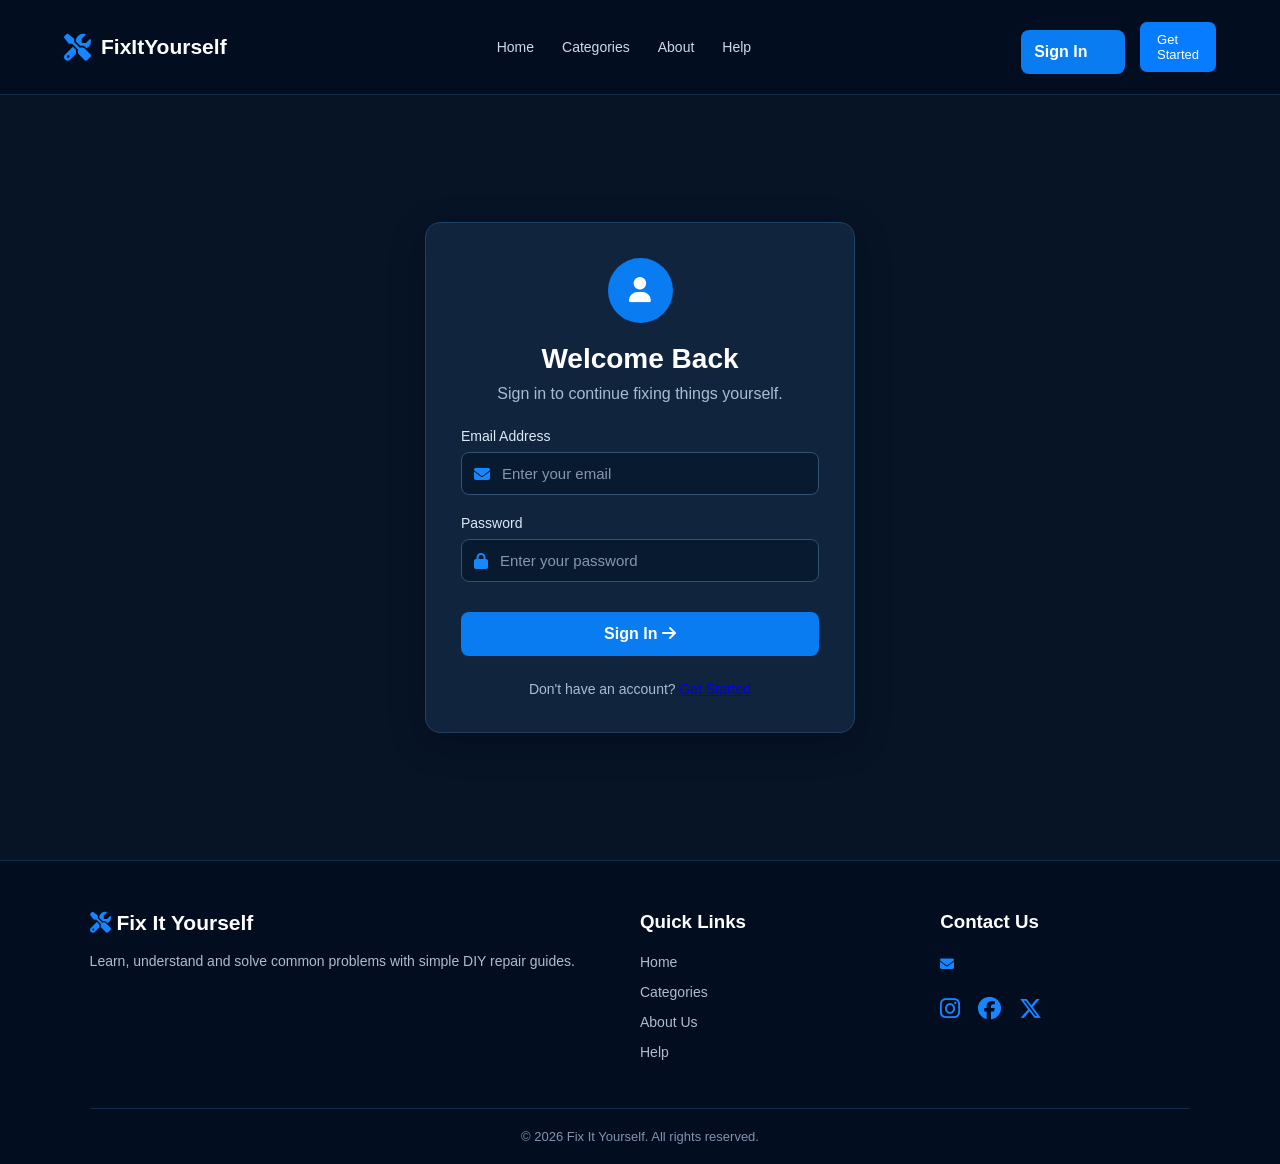
<file: login.html>
<!DOCTYPE html>
<html lang="en">
<head>
    <meta charset="UTF-8">
    <meta name="viewport" content="width=device-width, initial-scale=1.0">
    <title>Do It Yourself</title>
    <link rel="stylesheet" href="css/login.css">
    <link rel="stylesheet"
        href="https://cdnjs.cloudflare.com/ajax/libs/font-awesome/6.5.1/css/all.min.css">

</head>
<body>
      <!-- Navigation Bar -->
    <header>
        <nav class="navbar">

            <div class="logo">
                <i class="fa-solid fa-screwdriver-wrench"></i>
                <span>FixItYourself</span>
            </div>

            <ul class="nav-links">
                <li><a href="index.html"> Home</a></li>
                <li><a href="categories.html">Categories</a></li>
                <li><a href="about.html"> About</a></li>
                <li><a href="help.html">Help</a></li>
            </ul>

            <div class="nav-buttons" id="navButtons">
                <a href="login.html" class="login-btn">Sign In</a>
                <a href="signup.html" class="start-btn">Get Started</a>
            </div>
            

        </nav>
    </header>

      <!-- Sign In Section -->
    <main class="login-section">

        <div class="login-container">

            <div class="login-icon">
                <i class="fa-solid fa-user"></i>
            </div>

            <h1>Welcome Back</h1>

            <p>Sign in to continue fixing things yourself.</p>

  <!-- Sign In Form -->
            <form id="loginForm">

                <div class="input-group">
                    <label for="email">Email Address</label>
                    <div class="input-box">
                        <i class="fa-solid fa-envelope"></i>
                        <input type="email" id="email"
                            placeholder="Enter your email" required>
                    </div>
                </div>

                <div class="input-group">
                    <label for="password">Password</label>
                    <div class="input-box">
                        <i class="fa-solid fa-lock"></i>
                        <input type="password" id="password"
                            placeholder="Enter your password" required>
                    </div>
                </div>

                <button type="submit" class="login-btn">
                    Sign In <i class="fa-solid fa-arrow-right"></i>
                </button>

                <p id="message"></p>

            </form>

            <p class="signup-link">
                Don't have an account?
                <a href="signup.html">Get Started</a>
            </p>

        </div>

    </main>

       <!-- Footer -->
 <footer class="footer">

    <div class="footer-container">

        <!-- Brand Information -->
        <div class="footer-section">
            <h2 class="footer-logo">
                <i class="fa-solid fa-screwdriver-wrench"></i>
                Fix It Yourself
            </h2>

            <p>
                Learn, understand and solve common problems
                with simple DIY repair guides.
            </p>
        </div>


        <!-- Quick Links -->
        <div class="footer-section">
            <h3>Quick Links</h3>

            <ul>
                <li><a href="index.html">Home</a></li>
                <li><a href="categories.html">Categories</a></li>
                <li><a href="about.html">About Us</a></li>
                <li><a href="help.html">Help</a></li>
            </ul>
        </div>


        <!-- Contact Information -->
        <div class="footer-section">
            <h3>Contact Us</h3>

            <p>
                <i class="fa-solid fa-envelope"></i>
                <a href="mailto:Doyourselfemail@example.com">
                </a>
            </p>

            <div class="social-links">
                <a href="" aria-label="Instagram">
                    <i class="fa-brands fa-instagram"></i>
                </a>

                <a href="" aria-label="fa-facebook">
                    <i class="fa-brands fa-facebook"></i>
                </a>
                    
               

                <a href="" aria-label="X">
                    <i class="fa-brands fa-x-twitter"></i>
                </a>
            </div>
        </div>

    </div>

    <div class="footer-bottom">
        <p>&copy; 2026 Fix It Yourself. All rights reserved.</p>
    </div>

  </footer>
      <script src="js/login.js"></script>

</body>
</html>
</file>
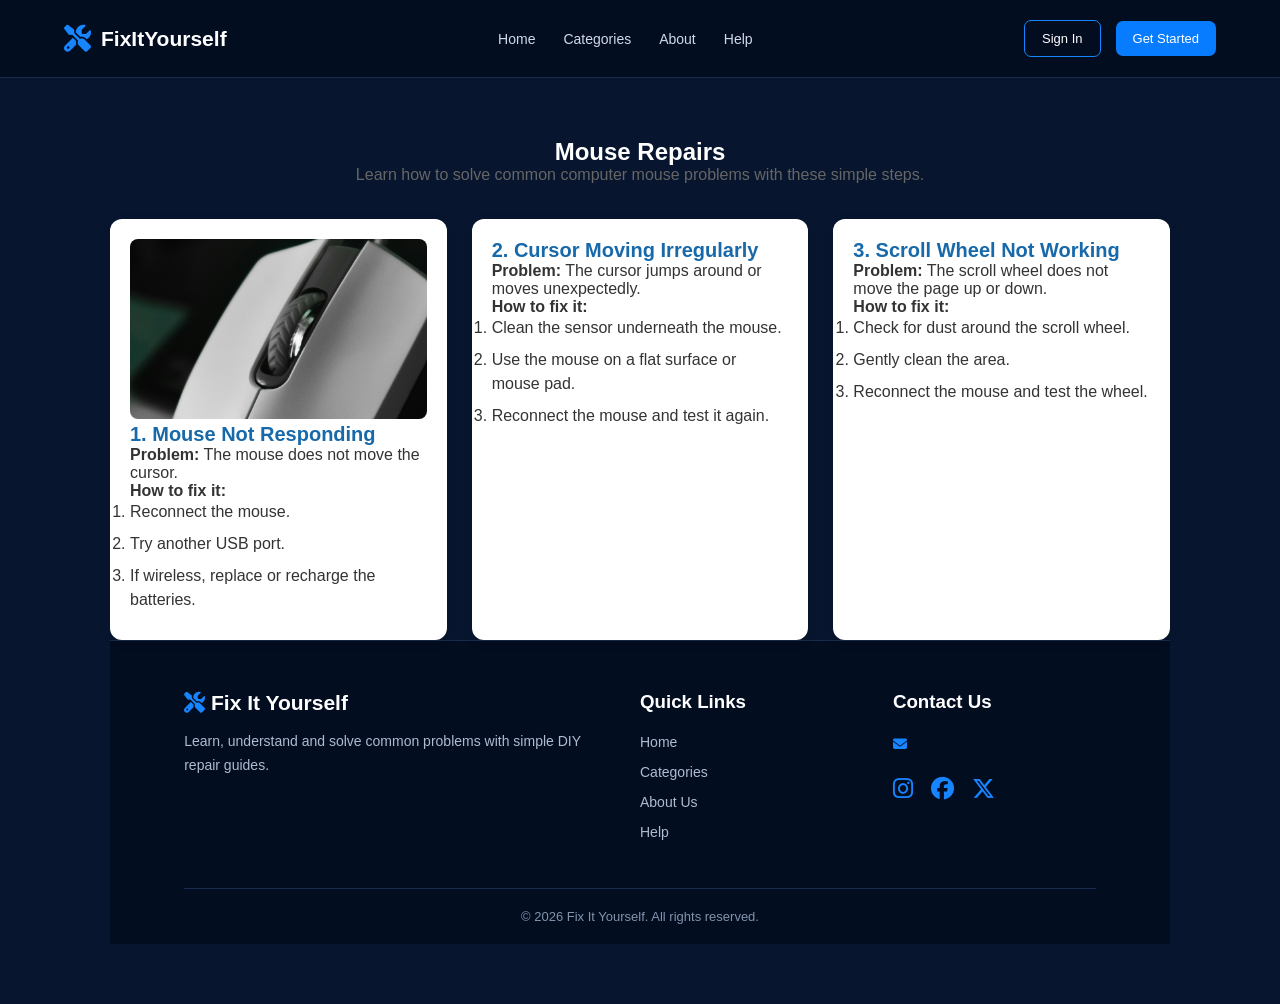
<file: mouse.html>
<!DOCTYPE html>
<html lang="en">
<head>
    <meta charset="UTF-8">
    <meta name="viewport" content="width=device-width, initial-scale=1.0">
    <title>Do It Yourself</title>
    <link rel="stylesheet" href="css/mouse.css">
    <link rel="stylesheet"
    href="https://cdnjs.cloudflare.com/ajax/libs/font-awesome/6.5.2/css/all.min.css">

</head>
<body>
      <!-- Navigation Bar -->
    <header>
        <nav class="navbar">

            <div class="logo">
                <i class="fa-solid fa-screwdriver-wrench"></i>
                <span>FixItYourself</span>
            </div>

            <ul class="nav-links">
                <li><a href="index.html"> Home</a></li>
                <li><a href="categories.html">Categories</a></li>
                <li><a href="about.html"> About</a></li>
                <li><a href="help.html">Help</a></li>
            </ul>

            <div class="nav-buttons" id="navButtons">
                <a href="login.html" class="login-btn">Sign In</a>
                <a href="signup.html" class="start-btn">Get Started</a>
            </div>
            

        </nav>
    </header>

    <!-- Mouse repair guides -->
<main class="repair-container">

    <section class="page-heading">
        <h1>Mouse Repairs</h1>
        <p>Learn how to solve common computer mouse problems with these simple steps.</p>
    </section>

    <!-- Mouse problems -->
    <section class="repair-grid">

        <!-- Mouse not responding -->
        <div class="repair-card">
            <img src="images/mousee.jpg" alt="Computer mouse">
            <h2>1. Mouse Not Responding</h2>
            <p><strong>Problem:</strong> The mouse does not move the cursor.</p>
            <p><strong>How to fix it:</strong></p>
            <ol>
                <li>Reconnect the mouse.</li>
                <li>Try another USB port.</li>
                <li>If wireless, replace or recharge the batteries.</li>
            </ol>
        </div>

        <!-- Cursor moving irregularly -->
        <div class="repair-card">
            <h2>2. Cursor Moving Irregularly</h2>
            <p><strong>Problem:</strong> The cursor jumps around or moves unexpectedly.</p>
            <p><strong>How to fix it:</strong></p>
            <ol>
                <li>Clean the sensor underneath the mouse.</li>
                <li>Use the mouse on a flat surface or mouse pad.</li>
                <li>Reconnect the mouse and test it again.</li>
            </ol>
        </div>

        <!-- Scroll wheel problem -->
        <div class="repair-card">
            <h2>3. Scroll Wheel Not Working</h2>
            <p><strong>Problem:</strong> The scroll wheel does not move the page up or down.</p>
            <p><strong>How to fix it:</strong></p>
            <ol>
                <li>Check for dust around the scroll wheel.</li>
                <li>Gently clean the area.</li>
                <li>Reconnect the mouse and test the wheel.</li>
            </ol>
        </div>

    </section>

  <!-- Footer -->
 <footer class="footer">

    <div class="footer-container">

        <!-- Brand Information -->
        <div class="footer-section">
            <h2 class="footer-logo">
                <i class="fa-solid fa-screwdriver-wrench"></i>
                Fix It Yourself
            </h2>

            <p>
                Learn, understand and solve common problems
                with simple DIY repair guides.
            </p>
        </div>


        <!-- Quick Links -->
        <div class="footer-section">
            <h3>Quick Links</h3>

            <ul>
                <li><a href="index.html">Home</a></li>
                <li><a href="categories.html">Categories</a></li>
                <li><a href="about.html">About Us</a></li>
                <li><a href="help.html">Help</a></li>
            </ul>
        </div>


        <!-- Contact Information -->
        <div class="footer-section">
            <h3>Contact Us</h3>

            <p>
                <i class="fa-solid fa-envelope"></i>
                <a href="mailto:Doyourselfemail@example.com">
            
                </a>
            </p>

            <div class="social-links">
                <a href="" aria-label="Instagram">
                    <i class="fa-brands fa-instagram"></i>
                </a>

                <a href="" aria-label="fa-facebook">
                    <i class="fa-brands fa-facebook"></i>
                </a>
                    
               

                <a href="" aria-label="X">
                    <i class="fa-brands fa-x-twitter"></i>
                </a>
            </div>
        </div>

    </div>

    <div class="footer-bottom">
        <p>&copy; 2026 Fix It Yourself. All rights reserved.</p>
    </div>

  </footer>

</main>
</body>
</html>
</file>
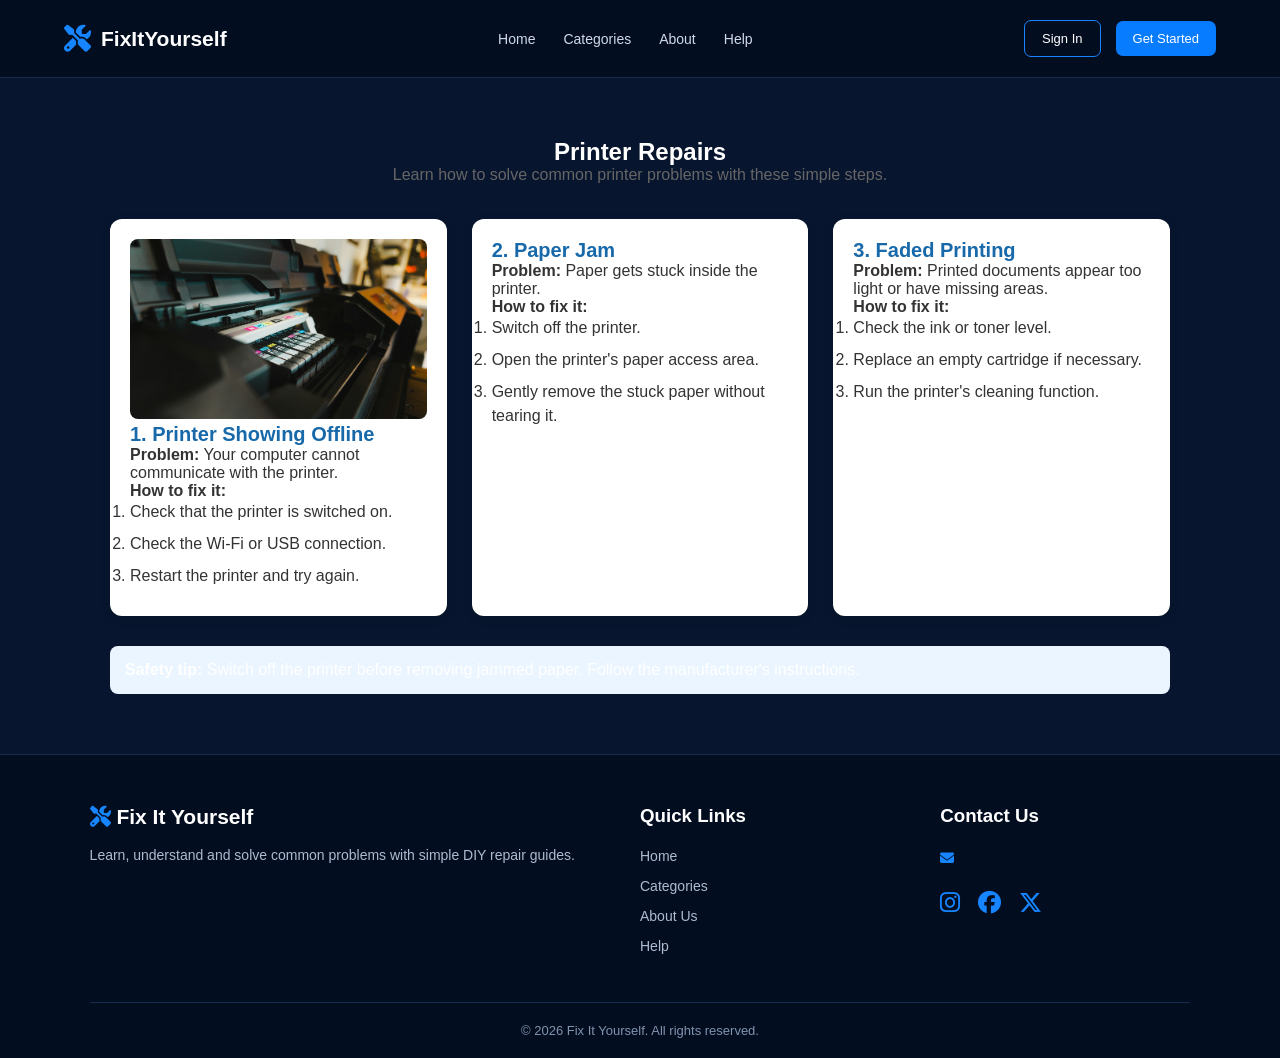
<file: printer.html>
<!DOCTYPE html>
<html lang="en">
<head>
    <meta charset="UTF-8">
    <meta name="viewport" content="width=device-width, initial-scale=1.0">
    <title>Do It Yourself</title>
    <link rel="stylesheet" href="css/printer.css">
    <link rel="stylesheet"
    href="https://cdnjs.cloudflare.com/ajax/libs/font-awesome/6.5.2/css/all.min.css">
</head>
<body>
     <!-- Navigation Bar -->
    <header>
        <nav class="navbar">

            <div class="logo">
                <i class="fa-solid fa-screwdriver-wrench"></i>
                <span>FixItYourself</span>
            </div>

            <ul class="nav-links">
                <li><a href="index.html"> Home</a></li>
                <li><a href="categories.html">Categories</a></li>
                <li><a href="about.html"> About</a></li>
                <li><a href="help.html">Help</a></li>
            </ul>

            <div class="nav-buttons" id="navButtons">
                <a href="login.html" class="login-btn">Sign In</a>
                <a href="signup.html" class="start-btn">Get Started</a>
            </div>
            

        </nav>
    </header>
<!-- Printer repair guides -->
<main class="repair-container">

    <section class="page-heading">
        <h1>Printer Repairs</h1>
        <p>Learn how to solve common printer problems with these simple steps.</p>
    </section>

    <!-- Printer problems -->
    <section class="repair-grid">

        <!-- Printer offline -->
        <div class="repair-card">
            <img src="images/printerr.jpg" alt="Desktop printer">
            <h2>1. Printer Showing Offline</h2>
            <p><strong>Problem:</strong> Your computer cannot communicate with the printer.</p>
            <p><strong>How to fix it:</strong></p>
            <ol>
                <li>Check that the printer is switched on.</li>
                <li>Check the Wi-Fi or USB connection.</li>
                <li>Restart the printer and try again.</li>
            </ol>
        </div>

        <!-- Paper jam -->
        <div class="repair-card">
            <h2>2. Paper Jam</h2>
            <p><strong>Problem:</strong> Paper gets stuck inside the printer.</p>
            <p><strong>How to fix it:</strong></p>
            <ol>
                <li>Switch off the printer.</li>
                <li>Open the printer's paper access area.</li>
                <li>Gently remove the stuck paper without tearing it.</li>
            </ol>
        </div>

        <!-- Faded printing -->
        <div class="repair-card">
            <h2>3. Faded Printing</h2>
            <p><strong>Problem:</strong> Printed documents appear too light or have missing areas.</p>
            <p><strong>How to fix it:</strong></p>
            <ol>
                <li>Check the ink or toner level.</li>
                <li>Replace an empty cartridge if necessary.</li>
                <li>Run the printer's cleaning function.</li>
            </ol>
        </div>

    </section>

    <p class="safety-note">
        <strong>Safety tip:</strong> Switch off the printer before removing jammed paper. Follow the manufacturer's instructions.
    </p>

</main>

  <!-- Footer -->
 <footer class="footer">

    <div class="footer-container">

        <!-- Brand Information -->
        <div class="footer-section">
            <h2 class="footer-logo">
                <i class="fa-solid fa-screwdriver-wrench"></i>
                Fix It Yourself
            </h2>

            <p>
                Learn, understand and solve common problems
                with simple DIY repair guides.
            </p>
        </div>


        <!-- Quick Links -->
        <div class="footer-section">
            <h3>Quick Links</h3>

            <ul>
                <li><a href="index.html">Home</a></li>
                <li><a href="categories.html">Categories</a></li>
                <li><a href="about.html">About Us</a></li>
                <li><a href="help.html">Help</a></li>
            </ul>
        </div>


        <!-- Contact Information -->
        <div class="footer-section">
            <h3>Contact Us</h3>

            <p>
                <i class="fa-solid fa-envelope"></i>
                <a href="mailto:Doyourselfemail@example.com">
            
                </a>
            </p>

            <div class="social-links">
                <a href="" aria-label="Instagram">
                    <i class="fa-brands fa-instagram"></i>
                </a>

                <a href="" aria-label="fa-facebook">
                    <i class="fa-brands fa-facebook"></i>
                </a>
                    
               

                <a href="" aria-label="X">
                    <i class="fa-brands fa-x-twitter"></i>
                </a>
            </div>
        </div>

    </div>

    <div class="footer-bottom">
        <p>&copy; 2026 Fix It Yourself. All rights reserved.</p>
    </div>

  </footer>
</body>
</html>
</file>
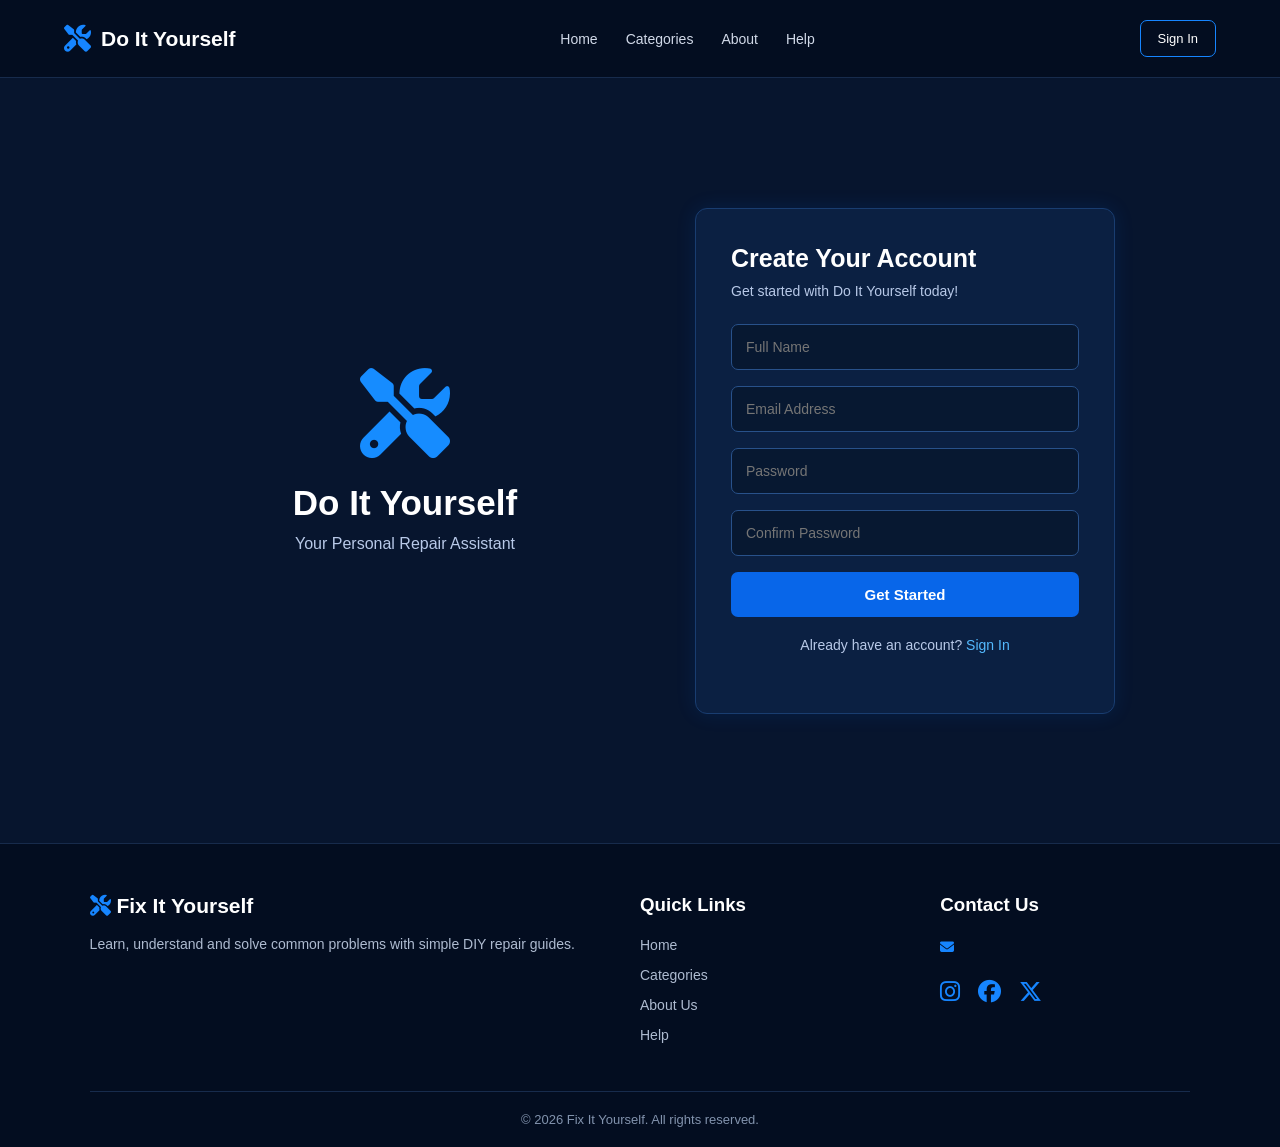
<file: signup.html>
<!DOCTYPE html>
<html lang="en">
<head>
    <meta charset="UTF-8">
    <meta name="viewport" content="width=device-width, initial-scale=1.0">
    <title>Do It Yourself</title>
    <link rel="stylesheet" href="css/signup.css">
    <link rel="stylesheet" href="https://cdnjs.cloudflare.com/ajax/libs/font-awesome/6.5.2/css/all.min.css">
    <script src="js/navbars.js" defer></script>
</head>
<body>
    <!-- Navigation Bar -->
    <header>
        <nav class="navbar">

            <div class="logo">
                <i class="fa-solid fa-screwdriver-wrench"></i>
                <span>Do It Yourself</span>
            </div>

            <ul class="nav-links">
                <li><a href="index.html">Home</a></li>
                <li><a href="categories.html">Categories</a></li>
                <li><a href="about.html">About</a></li>
                <li><a href="help.html">Help</a></li>
            </ul>

            <div class="nav-buttons" id="navButtons">
                <a href="login.html" class="login-btn">Sign In</a>
            </div>

        </nav>
    </header>
   <!-- Signup Section -->
    <main class="auth-container">

        <div class="auth-image">
            <i class="fa-solid fa-screwdriver-wrench"></i>

            <h1>Do It Yourself</h1>

            <p>Your Personal Repair Assistant</p>
        </div>

        <div class="auth-form">

            <h2>Create Your Account</h2>

            <p>Get started with Do It Yourself today!</p>

            <form id="signupForm">

                <input
                    type="text"
                    id="fullName"
                    placeholder="Full Name"
                    required
                >

                <input
                    type="email"
                    id="email"
                    placeholder="Email Address"
                    required
                >

                <input
                    type="password"
                    id="password"
                    placeholder="Password"
                    required
                >

                <input
                    type="password"
                    id="confirmPassword"
                    placeholder="Confirm Password"
                    required
                >

                <button type="submit">Get Started</button>

                <p id="signupMessage"></p>

            </form>

            <p class="auth-link">
                Already have an account?
                <a href="login.html">Sign In</a>
            </p>

        </div>

    </main>

       <!-- Footer -->
 <footer class="footer">

    <div class="footer-container">

        <!-- Brand Information -->
        <div class="footer-section">
            <h2 class="footer-logo">
                <i class="fa-solid fa-screwdriver-wrench"></i>
                Fix It Yourself
            </h2>

            <p>
                Learn, understand and solve common problems
                with simple DIY repair guides.
            </p>
        </div>


        <!-- Quick Links -->
        <div class="footer-section">
            <h3>Quick Links</h3>

            <ul>
                <li><a href="index.html">Home</a></li>
                <li><a href="categories.html">Categories</a></li>
                <li><a href="about.html">About Us</a></li>
                <li><a href="help.html">Help</a></li>
            </ul>
        </div>


        <!-- Contact Information -->
        <div class="footer-section">
            <h3>Contact Us</h3>

            <p>
                <i class="fa-solid fa-envelope"></i>
                <a href="mailto:Doyourselfemail@example.com">
                </a>
            </p>

            <div class="social-links">
                <a href="" aria-label="Instagram">
                    <i class="fa-brands fa-instagram"></i>
                </a>

                <a href="" aria-label="fa-facebook">
                    <i class="fa-brands fa-facebook"></i>
                </a>
                    
               

                <a href="" aria-label="X">
                    <i class="fa-brands fa-x-twitter"></i>
                </a>
            </div>
        </div>

    </div>

    <div class="footer-bottom">
        <p>&copy; 2026 Fix It Yourself. All rights reserved.</p>
    </div>

  </footer>
</body>
</html>
</file>
<file: css/home.css>
* {
    margin: 0;
    padding: 0;
    box-sizing: border-box;
}

body {
    background-color: #07152e;
    color: white;
    font-family: Arial, sans-serif;
}


/* Navigation Bar */
.navbar {
    display: flex;
    justify-content: space-between;
    align-items: center;
    padding: 20px 5%;
    background-color: #030d20;
    border-bottom: 1px solid #172b4c;
}

.logo {
    display: flex;
    align-items: center;
    gap: 10px;
    color: white;
    text-decoration: none;
    font-size: 21px;
    font-weight: bold;
}

.logo i {
    color: #1685ff;
    font-size: 27px;
}

.nav-links {
    display: flex;
    gap: 28px;
    list-style: none;
}

.nav-links a {
    text-decoration: none;
    color: #d1d9e8;
    font-size: 14px;
}

.nav-links a:hover,
.nav-links a.active {
    color: #1685ff;
}

.nav-buttons {
    display: flex;
    align-items: center;
    gap: 15px;
}

.login-btn,
.start-btn {
    text-decoration: none;
    padding: 10px 17px;
    border-radius: 7px;
    font-size: 13px;
}

.login-btn {
    color: white;
    border: 1px solid #1685ff;
}

.start-btn {
    background-color: #087cff;
    color: white;
}
/* Hero Section */
.hero {
    min-height: 450px;
    display: flex;
    align-items: center;
    justify-content: space-between;
    padding: 60px 7%;
    gap: 40px;
}

.hero-content {
    flex: 1;
}

.hero-content h1 {
    font-size: 55px;
    margin-bottom: 5px;
}

.hero-content h2 {
    color: #42baff;
    font-size: 27px;
    margin-bottom: 20px;
}

.hero-content p {
    color: #c4d0e2;
    line-height: 1.7;
    max-width: 450px;
    font-size: 15px;
}

.hero-buttons {
    display: flex;
    gap: 15px;
    margin-top: 30px;
}

.explore-btn,
.demo-btn {
    text-decoration: none;
    padding: 13px 20px;
    border-radius: 8px;
    font-size: 14px;
}

.explore-btn {
    background-color: #087cff;
    color: white;
}

.demo-btn {
    color: white;
    border: 1px solid #8293ad;
}

.explore-btn:hover,
.start-btn:hover {
    background-color: #005bc4;
}

.demo-btn:hover,
.login-btn:hover {
    background-color: #142b4d;
}


/* Engine Image */
.hero-image {
    flex: 1;
    display: flex;
    justify-content: center;
    align-items: center;
}

.hero-image img {
    width: 100%;
    max-width: 480px;
    height: 350px;
    object-fit: contain;
    border-radius: 30px;
}

/* Categories Section */
.categories {
    padding: 55px 7%;
    text-align: center;
    background-color: #091a35;
}

.categories h2 {
    font-size: 30px;
    margin-bottom: 10px;
}

.section-description {
    color: #aebbd0;
    margin-bottom: 35px;
}

.category-container {
    display: grid;
    grid-template-columns: repeat(5, 1fr);
    gap: 20px;
}

.category-card {
    background-color: #102544;
    border: 1px solid #1c365a;
    border-radius: 12px;
    padding: 30px 15px;
    color: white;
    text-decoration: none;
    transition: 0.3s;
}

.category-card i {
    font-size: 35px;
    color: #1685ff;
    margin-bottom: 18px;
}

.category-card h3 {
    font-size: 16px;
}

.category-card:hover {
    transform: translateY(-5px);
    background-color: #17365e;
    border-color: #1685ff;
}

/* Footer */
.footer {
    background-color: #030d20;
    padding: 50px 7% 20px;
    border-top: 1px solid #172b4c;
}

.footer-container {
    display: grid;
    grid-template-columns: 2fr 1fr 1fr;
    gap: 50px;
    padding-bottom: 35px;
}

.footer-section h3 {
    margin-bottom: 20px;
    color: white;
}

.footer-logo {
    color: white;
    font-size: 21px;
    margin-bottom: 15px;
}

.footer-logo i {
    color: #1685ff;
}

.footer-section p {
    color: #aebbd0;
    line-height: 1.7;
    font-size: 14px;
}

.footer-section ul {
    list-style: none;
}

.footer-section ul li {
    margin-bottom: 12px;
}

.footer-section a {
    color: #aebbd0;
    text-decoration: none;
    font-size: 14px;
}

.footer-section a:hover {
    color: #1685ff;
}

.footer-section p i {
    color: #1685ff;
    margin-right: 8px;
}

.social-links {
    display: flex;
    gap: 18px;
    margin-top: 20px;
}

.social-links i {
    font-size: 23px;
    color: #1685ff;
}

.social-links a:hover i {
    color: white;
}

.footer-bottom {
    border-top: 1px solid #172b4c;
    text-align: center;
    padding-top: 20px;
    color: #8293ad;
    font-size: 13px;
}

@media (max-width: 650px) {
    .footer-container {
        grid-template-columns: 1fr;
        gap: 30px;
    }
}
</file>
<file: css/about.css>
* {
    margin: 0;
    padding: 0;
    box-sizing: border-box;
}

body {
    background-color: #07152e;
    color: white;
    font-family: Arial, sans-serif;
}


/* Navigation Bar */
.navbar {
    display: flex;
    justify-content: space-between;
    align-items: center;
    padding: 20px 5%;
    background-color: #030d20;
    border-bottom: 1px solid #172b4c;
}

.logo {
    display: flex;
    align-items: center;
    gap: 10px;
    color: white;
    text-decoration: none;
    font-size: 21px;
    font-weight: bold;
}

.logo i {
    color: #1685ff;
    font-size: 27px;
}

.nav-links {
    display: flex;
    gap: 28px;
    list-style: none;
}

.nav-links a {
    text-decoration: none;
    color: #d1d9e8;
    font-size: 14px;
}

.nav-links a:hover,
.nav-links a.active {
    color: #1685ff;
}

.nav-buttons {
    display: flex;
    align-items: center;
    gap: 15px;
}

.login-btn,
.start-btn {
    text-decoration: none;
    padding: 10px 17px;
    border-radius: 7px;
    font-size: 13px;
}

.login-btn {
    color: white;
    border: 1px solid #1685ff;
}

.start-btn {
    background-color: #087cff;
    color: white;
}

/* Main About Section */
.about-section {
    background: #071426;
    color: white;
    padding: 70px 8%;
}

/* About introduction */
.about-content {
    max-width: 850px;
    margin: auto;
    text-align: center;
}

.about-label {
    color: #1688ff;
    font-size: 13px;
    font-weight: bold;
    letter-spacing: 2px;
}

.about-content h1 {
    font-size: 40px;
    margin: 20px 0;
}

.about-content h1 span {
    color: #1688ff;
}

.about-content p {
    color: #b4c5d8;
    font-size: 16px;
    line-height: 1.8;
    margin-bottom: 15px;
}

/* Mission Section */
.mission-section {
    max-width: 750px;
    margin: 65px auto;
    padding: 35px;
    background: #10243d;
    border: 1px solid #1d4165;
    border-radius: 15px;
    text-align: center;
}

.mission-icon {
    font-size: 35px;
    color: #1688ff;
    margin-bottom: 15px;
}

.mission-section h2,
.offer-section h2 {
    margin-bottom: 15px;
}

.mission-section p {
    color: #b4c5d8;
    line-height: 1.8;
}

/* What We Offer */
.offer-section {
    text-align: center;
    margin-top: 60px;
}

.offer-cards {
    display: grid;
    grid-template-columns: repeat(3, 1fr);
    gap: 25px;
    margin-top: 30px;
}

.offer-card {
    padding: 30px 20px;
    background: #10243d;
    border: 1px solid #1d4165;
    border-radius: 12px;
    transition: 0.3s;
}

.offer-card:hover {
    transform: translateY(-5px);
    border-color: #1688ff;
}

.offer-card i {
    color: #1688ff;
    font-size: 30px;
    margin-bottom: 18px;
}

.offer-card h3 {
    margin-bottom: 12px;
}

.offer-card p {
    color: #b4c5d8;
    line-height: 1.6;
}

/* Footer */
.footer {
    background-color: #030d20;
    padding: 50px 7% 20px;
    border-top: 1px solid #172b4c;
}

.footer-container {
    display: grid;
    grid-template-columns: 2fr 1fr 1fr;
    gap: 50px;
    padding-bottom: 35px;
}

.footer-section h3 {
    margin-bottom: 20px;
    color: white;
}

.footer-logo {
    color: white;
    font-size: 21px;
    margin-bottom: 15px;
}

.footer-logo i {
    color: #1685ff;
}

.footer-section p {
    color: #aebbd0;
    line-height: 1.7;
    font-size: 14px;
}

.footer-section ul {
    list-style: none;
}

.footer-section ul li {
    margin-bottom: 12px;
}

.footer-section a {
    color: #aebbd0;
    text-decoration: none;
    font-size: 14px;
}

.footer-section a:hover {
    color: #1685ff;
}

.footer-section p i {
    color: #1685ff;
    margin-right: 8px;
}

.social-links {
    display: flex;
    gap: 18px;
    margin-top: 20px;
}

.social-links i {
    font-size: 23px;
    color: #1685ff;
}

.social-links a:hover i {
    color: white;
}

.footer-bottom {
    border-top: 1px solid #172b4c;
    text-align: center;
    padding-top: 20px;
    color: #8293ad;
    font-size: 13px;
}


/* Mobile Responsiveness */
@media (max-width: 768px) {
    .about-content h1 {
        font-size: 30px;
    }

    .offer-cards {
        grid-template-columns: 1fr;
    }

    .mission-section {
        padding: 25px 20px;
    }
}
</file>
<file: css/bicycles.css>
* {
    margin: 0;
    padding: 0;
    box-sizing: border-box;
}

body {
    background-color: #07152e;
    color: white;
    font-family: Arial, sans-serif;
}


/* Navigation Bar */
.navbar {
    display: flex;
    justify-content: space-between;
    align-items: center;
    padding: 20px 5%;
    background-color: #030d20;
    border-bottom: 1px solid #172b4c;
}

.logo {
    display: flex;
    align-items: center;
    gap: 10px;
    color: white;
    text-decoration: none;
    font-size: 21px;
    font-weight: bold;
}

.logo i {
    color: #1685ff;
    font-size: 27px;
}

.nav-links {
    display: flex;
    gap: 28px;
    list-style: none;
}

.nav-links a {
    text-decoration: none;
    color: #d1d9e8;
    font-size: 14px;
}

.nav-links a:hover,
.nav-links a.active {
    color: #1685ff;
}

.nav-buttons {
    display: flex;
    align-items: center;
    gap: 15px;
}

.login-btn,
.start-btn {
    text-decoration: none;
    padding: 10px 17px;
    border-radius: 7px;
    font-size: 13px;
}

.login-btn {
    color: white;
    border: 1px solid #1685ff;
}

.start-btn {
    background-color: #087cff;
    color: white;
}

/* Main bicycle repair content */
.repair-container {
    max-width: 1100px;
    margin: 40px auto;
    padding: 20px;
}

.page-heading {
    text-align: center;
    margin-bottom: 35px;
}

.page-heading p {
    color: #666;
}

/* Bicycle repair cards */
.repair-grid {
    display: grid;
    grid-template-columns: repeat(auto-fit, minmax(250px, 1fr));
    gap: 25px;
}

.repair-card {
    background-color: #ffffff;
    color: #333333;
    padding: 20px;
    border-radius: 12px;
    box-shadow: 0 3px 12px rgba(0, 0, 0, 0.08);
}

.repair-card img {
    width: 100%;
    height: 180px;
    object-fit: cover;
    border-radius: 8px;
}

.repair-card h2 {
    color: #1769aa;
    font-size: 20px;
}

.repair-card p,
.repair-card li,
.repair-card strong {
    color: #333333;
    visibility: visible;
    opacity: 1;
}

.repair-card li {
    margin-bottom: 8px;
    line-height: 1.5;
}

/* Safety reminder */
.safety-note {
    margin-top: 30px;
    padding: 15px;
    background: #eaf5ff;
    border-radius: 8px;
}

/* Footer */
.footer {
    background-color: #030d20;
    padding: 50px 7% 20px;
    border-top: 1px solid #172b4c;
}

.footer-container {
    display: grid;
    grid-template-columns: 2fr 1fr 1fr;
    gap: 50px;
    padding-bottom: 35px;
}

.footer-section h3 {
    margin-bottom: 20px;
    color: white;
}

.footer-logo {
    color: white;
    font-size: 21px;
    margin-bottom: 15px;
}

.footer-logo i {
    color: #1685ff;
}

.footer-section p {
    color: #aebbd0;
    line-height: 1.7;
    font-size: 14px;
}

.footer-section ul {
    list-style: none;
}

.footer-section ul li {
    margin-bottom: 12px;
}

.footer-section a {
    color: #aebbd0;
    text-decoration: none;
    font-size: 14px;
}

.footer-section a:hover {
    color: #1685ff;
}

.footer-section p i {
    color: #1685ff;
    margin-right: 8px;
}

.social-links {
    display: flex;
    gap: 18px;
    margin-top: 20px;
}

.social-links i {
    font-size: 23px;
    color: #1685ff;
}

.social-links a:hover i {
    color: white;
}

.footer-bottom {
    border-top: 1px solid #172b4c;
    text-align: center;
    padding-top: 20px;
    color: #8293ad;
    font-size: 13px;
}
</file>
<file: css/categories.css>
* {
    margin: 0;
    padding: 0;
    box-sizing: border-box;
}

body {
    background-color: #07152e;
    color: white;
    font-family: Arial, sans-serif;
}


/* Navigation Bar */
.navbar {
    display: flex;
    justify-content: space-between;
    align-items: center;
    padding: 20px 5%;
    background-color: #030d20;
    border-bottom: 1px solid #172b4c;
}

.logo {
    display: flex;
    align-items: center;
    gap: 10px;
    color: white;
    text-decoration: none;
    font-size: 21px;
    font-weight: bold;
}

.logo i {
    color: #1685ff;
    font-size: 27px;
}

.nav-links {
    display: flex;
    gap: 28px;
    list-style: none;
}

.nav-links a {
    text-decoration: none;
    color: #d1d9e8;
    font-size: 14px;
}

.nav-links a:hover,
.nav-links a.active {
    color: #1685ff;
}

.nav-buttons {
    display: flex;
    align-items: center;
    gap: 15px;
}

.login-btn,
.start-btn {
    text-decoration: none;
    padding: 10px 17px;
    border-radius: 7px;
    font-size: 13px;
}

.login-btn {
    color: white;
    border: 1px solid #1685ff;
}

.start-btn {
    background-color: #087cff;
    color: white;
}

/* Categories  Header */
.categories-header {
    text-align: center;
    padding: 65px 20px 35px;
}

.categories-header h1 {
    font-size: 38px;
    margin-bottom: 15px;
}

.categories-header p {
    color: #aebbd0;
    line-height: 1.6;
}

/* Search Bar */
.category-search {
    display: flex;
    align-items: center;
    gap: 12px;
    max-width: 550px;
    margin: 30px auto 15px;
    padding: 15px 20px;
    background-color: #102544;
    border: 1px solid #24466e;
    border-radius: 8px;
}

.category-search i {
    color: #1685ff;
}

.category-search input {
    width: 100%;
    background: transparent;
    border: none;
    outline: none;
    color: white;
    font-size: 15px;
}

.category-search input::placeholder {
    color: #8293ad;
}

.search-count {
    font-size: 13px;
}

/* Categories Grid */
.categories-container {
    padding: 35px 7% 70px;
}

.category-grid {
    display: grid;
    grid-template-columns: repeat(3, 1fr);
    gap: 25px;
}


/* Category Cards */
.category-card {
    background-color: #102544;
    border: 1px solid #1c365a;
    border-radius: 12px;
    overflow: hidden;
    transition: 0.3s;
}

.category-card:hover {
    transform: translateY(-5px);
    border-color: #1685ff;
}


/* Image Area */
.category-image {
    height: 190px;
    background-color: #142b49;
    overflow: hidden;
}

.category-image img {
    width: 100%;
    height: 100%;
    object-fit: cover;
}


/* Category Information */
.category-info {
    padding: 22px;
}

.category-info h3 {
    font-size: 20px;
    margin-bottom: 12px;
}

.category-info p {
    color: #aebbd0;
    font-size: 14px;
    line-height: 1.6;
    min-height: 67px;
}

.category-info a {
    display: inline-block;
    margin-top: 18px;
    color: #42baff;
    text-decoration: none;
    font-size: 14px;
    font-weight: bold;
}

.category-info a:hover {
    color: white;
}

/* No Results */
#noResults {
    display: none;
    text-align: center;
    color: #aebbd0;
    margin-top: 35px;
    font-size: 15px;
}

/* Footer */
.footer {
    background-color: #030d20;
    padding: 50px 7% 20px;
    border-top: 1px solid #172b4c;
}

.footer-container {
    display: grid;
    grid-template-columns: 2fr 1fr 1fr;
    gap: 50px;
    padding-bottom: 35px;
}

.footer-section h3 {
    margin-bottom: 20px;
    color: white;
}

.footer-logo {
    color: white;
    font-size: 21px;
    margin-bottom: 15px;
}

.footer-logo i {
    color: #1685ff;
}

.footer-section p {
    color: #aebbd0;
    line-height: 1.7;
    font-size: 14px;
}

.footer-section ul {
    list-style: none;
}

.footer-section ul li {
    margin-bottom: 12px;
}

.footer-section a {
    color: #aebbd0;
    text-decoration: none;
    font-size: 14px;
}

.footer-section a:hover {
    color: #1685ff;
}

.footer-section p i {
    color: #1685ff;
    margin-right: 8px;
}

.social-links {
    display: flex;
    gap: 18px;
    margin-top: 20px;
}

.social-links i {
    font-size: 23px;
    color: #1685ff;
}

.social-links a:hover i {
    color: white;
}

.footer-bottom {
    border-top: 1px solid #172b4c;
    text-align: center;
    padding-top: 20px;
    color: #8293ad;
    font-size: 13px;
}


/* Responsive Design */
@media (max-width: 850px) {

    .category-grid {
        grid-template-columns: repeat(2, 1fr);
    }

}

@media (max-width: 550px) {

    .category-header h1 {
        font-size: 28px;
    }

    .category-grid {
        grid-template-columns: 1fr;
    }

    .categories-container {
        padding: 25px 5% 50px;
    }

    .category-image {
        height: 210px;
    }

}
</file>
<file: css/computer.css>
* {
    margin: 0;
    padding: 0;
    box-sizing: border-box;
}

body {
    background-color: #07152e;
    color: white;
    font-family: Arial, sans-serif;
}


/* Navigation Bar */
.navbar {
    display: flex;
    justify-content: space-between;
    align-items: center;
    padding: 20px 5%;
    background-color: #030d20;
    border-bottom: 1px solid #172b4c;
}

.logo {
    display: flex;
    align-items: center;
    gap: 10px;
    color: white;
    text-decoration: none;
    font-size: 21px;
    font-weight: bold;
}

.logo i {
    color: #1685ff;
    font-size: 27px;
}

.nav-links {
    display: flex;
    gap: 28px;
    list-style: none;
}

.nav-links a {
    text-decoration: none;
    color: #d1d9e8;
    font-size: 14px;
}

.nav-links a:hover,
.nav-links a.active {
    color: #1685ff;
}

.nav-buttons {
    display: flex;
    align-items: center;
    gap: 15px;
}

.login-btn,
.start-btn {
    text-decoration: none;
    padding: 10px 17px;
    border-radius: 7px;
    font-size: 13px;
}

.login-btn {
    color: white;
    border: 1px solid #1685ff;
}

.start-btn {
    background-color: #087cff;
    color: white;
}

/* Main computer repair content */
.repair-container {
    max-width: 1100px;
    margin: 40px auto;
    padding: 20px;
}

.page-heading {
    text-align: center;
    margin-bottom: 35px;
}

.page-heading p {
    color: #666;
}

/* Repair guide cards */
.repair-grid {
    display: grid;
    grid-template-columns: repeat(auto-fit, minmax(250px, 1fr));
    gap: 25px;
}

.repair-card {
    background: white;
    padding: 20px;
    border-radius: 12px;
    box-shadow: 0 3px 12px rgba(0, 0, 0, 0.08);
}

.repair-card img {
    width: 100%;
    height: 180px;
    object-fit: cover;
    border-radius: 8px;
}

.repair-card h2 {
    color: #1769aa;
    font-size: 20px;
}

.repair-card li {
    margin-bottom: 8px;
    line-height: 1.5;
}

/* Safety reminder */
.safety-note {
    margin-top: 30px;
    padding: 15px;
    background: #eaf5ff;
    border-radius: 8px;
    color: black;
}



/* Fix text visibility inside repair cards */
.repair-card {
    background-color: #ffffff;
    color: #333333;
}

.repair-card h2 {
    color: #1769aa;
}

.repair-card p,
.repair-card li,
.repair-card strong {
    color: #333333;
    visibility: visible;
    opacity: 1;
}

/* Footer */
.footer {
    background-color: #030d20;
    padding: 50px 7% 20px;
    border-top: 1px solid #172b4c;
}

.footer-container {
    display: grid;
    grid-template-columns: 2fr 1fr 1fr;
    gap: 50px;
    padding-bottom: 35px;
}

.footer-section h3 {
    margin-bottom: 20px;
    color: white;
}

.footer-logo {
    color: white;
    font-size: 21px;
    margin-bottom: 15px;
}

.footer-logo i {
    color: #1685ff;
}

.footer-section p {
    color: #aebbd0;
    line-height: 1.7;
    font-size: 14px;
}

.footer-section ul {
    list-style: none;
}

.footer-section ul li {
    margin-bottom: 12px;
}

.footer-section a {
    color: #aebbd0;
    text-decoration: none;
    font-size: 14px;
}

.footer-section a:hover {
    color: #1685ff;
}

.footer-section p i {
    color: #1685ff;
    margin-right: 8px;
}

.social-links {
    display: flex;
    gap: 18px;
    margin-top: 20px;
}

.social-links i {
    font-size: 23px;
    color: #1685ff;
}

.social-links a:hover i {
    color: white;
}

.footer-bottom {
    border-top: 1px solid #172b4c;
    text-align: center;
    padding-top: 20px;
    color: #8293ad;
    font-size: 13px;
}
</file>
<file: css/help.css>
* {
    margin: 0;
    padding: 0;
    box-sizing: border-box;
}

body {
    background-color: #07152e;
    color: white;
    font-family: Arial, sans-serif;
}


/* Navigation Bar */
.navbar {
    display: flex;
    justify-content: space-between;
    align-items: center;
    padding: 20px 5%;
    background-color: #030d20;
    border-bottom: 1px solid #172b4c;
}

.logo {
    display: flex;
    align-items: center;
    gap: 10px;
    color: white;
    text-decoration: none;
    font-size: 21px;
    font-weight: bold;
}

.logo i {
    color: #1685ff;
    font-size: 27px;
}

.nav-links {
    display: flex;
    gap: 28px;
    list-style: none;
}

.nav-links a {
    text-decoration: none;
    color: #d1d9e8;
    font-size: 14px;
}

.nav-links a:hover,
.nav-links a.active {
    color: #1685ff;
}

.nav-buttons {
    display: flex;
    align-items: center;
    gap: 15px;
}

.login-btn,
.start-btn {
    text-decoration: none;
    padding: 10px 17px;
    border-radius: 7px;
    font-size: 13px;
}

.login-btn {
    color: white;
    border: 1px solid #1685ff;
}

.start-btn {
    background-color: #087cff;
    color: white;
}

/* Main Help Section */
.help-section {
    background: #071426;
    color: white;
    min-height: 100vh;
    padding: 60px 8%;
}

/* Help Heading */
.help-heading {
    text-align: center;
    margin-bottom: 55px;
}

.help-heading > i {
    font-size: 45px;
    color: #1688ff;
    margin-bottom: 20px;
}

.help-heading h1 {
    font-size: 35px;
    margin-bottom: 12px;
}

.help-heading p {
    color: #b4c5d8;
}

/* Getting Started Guide */
.help-guide {
    max-width: 800px;
    margin: auto;
}

.help-guide h2,
.faq-section h2 {
    margin-bottom: 25px;
}

.help-guide h2 i {
    color: #1688ff;
    margin-right: 10px;
}

.guide-item {
    display: flex;
    align-items: center;
    gap: 20px;
    padding: 20px;
    margin-bottom: 15px;
    background: #10243d;
    border: 1px solid #1d4165;
    border-radius: 10px;
}

.guide-item span {
    min-width: 45px;
    height: 45px;
    display: flex;
    justify-content: center;
    align-items: center;
    background: #087cf0;
    border-radius: 50%;
    font-weight: bold;
}

.guide-item h3 {
    margin-bottom: 7px;
}

.guide-item p {
    color: #b4c5d8;
    line-height: 1.6;
}

/* FAQ Section */
.faq-section {
    max-width: 800px;
    margin: 65px auto;
}

.faq-item {
    margin-bottom: 12px;
    background: #10243d;
    border: 1px solid #1d4165;
    border-radius: 9px;
    overflow: hidden;
}

.faq-item details {
    padding: 18px;
}

.faq-item summary {
    cursor: pointer;
    font-weight: bold;
    list-style: none;
    position: relative;
    padding-right: 25px;
}

.faq-item summary::after {
    content: "+";
    position: absolute;
    right: 0;
    color: #1688ff;
    font-size: 20px;
}

.faq-item details[open] summary::after {
    content: "-";
}

.faq-item details p {
    color: #b4c5d8;
    line-height: 1.7;
    margin-top: 15px;
}

/* Safety Reminder */
.safety-box {
    max-width: 800px;
    margin: 50px auto 0;
    padding: 25px;
    background: #30271c;
    border: 1px solid #8c642d;
    border-radius: 10px;
    text-align: center;
}

.safety-box i {
    color: #ffbd45;
    font-size: 30px;
    margin-bottom: 12px;
}

.safety-box h2 {
    margin-bottom: 10px;
}

.safety-box p {
    color: #e0cba9;
    line-height: 1.7;
}

/* Footer */
.footer {
    background-color: #030d20;
    padding: 50px 7% 20px;
    border-top: 1px solid #172b4c;
}

.footer-container {
    display: grid;
    grid-template-columns: 2fr 1fr 1fr;
    gap: 50px;
    padding-bottom: 35px;
}

.footer-section h3 {
    margin-bottom: 20px;
    color: white;
}

.footer-logo {
    color: white;
    font-size: 21px;
    margin-bottom: 15px;
}

.footer-logo i {
    color: #1685ff;
}

.footer-section p {
    color: #aebbd0;
    line-height: 1.7;
    font-size: 14px;
}

.footer-section ul {
    list-style: none;
}

.footer-section ul li {
    margin-bottom: 12px;
}

.footer-section a {
    color: #aebbd0;
    text-decoration: none;
    font-size: 14px;
}

.footer-section a:hover {
    color: #1685ff;
}

.footer-section p i {
    color: #1685ff;
    margin-right: 8px;
}

.social-links {
    display: flex;
    gap: 18px;
    margin-top: 20px;
}

.social-links i {
    font-size: 23px;
    color: #1685ff;
}

.social-links a:hover i {
    color: white;
}

.footer-bottom {
    border-top: 1px solid #172b4c;
    text-align: center;
    padding-top: 20px;
    color: #8293ad;
    font-size: 13px;
}

/* Mobile Responsiveness */
@media (max-width: 600px) {
    .help-heading h1 {
        font-size: 27px;
    }

    .guide-item {
        align-items: flex-start;
        padding: 15px;
    }

    .guide-item span {
        min-width: 38px;
        height: 38px;
    }
}
</file>
<file: css/keyboard.css>
* {
    margin: 0;
    padding: 0;
    box-sizing: border-box;
}

body {
    background-color: #07152e;
    color: white;
    font-family: Arial, sans-serif;
}


/* Navigation Bar */
.navbar {
    display: flex;
    justify-content: space-between;
    align-items: center;
    padding: 20px 5%;
    background-color: #030d20;
    border-bottom: 1px solid #172b4c;
}

.logo {
    display: flex;
    align-items: center;
    gap: 10px;
    color: white;
    text-decoration: none;
    font-size: 21px;
    font-weight: bold;
}

.logo i {
    color: #1685ff;
    font-size: 27px;
}

.nav-links {
    display: flex;
    gap: 28px;
    list-style: none;
}

.nav-links a {
    text-decoration: none;
    color: #d1d9e8;
    font-size: 14px;
}

.nav-links a:hover,
.nav-links a.active {
    color: #1685ff;
}

.nav-buttons {
    display: flex;
    align-items: center;
    gap: 15px;
}

.login-btn,
.start-btn {
    text-decoration: none;
    padding: 10px 17px;
    border-radius: 7px;
    font-size: 13px;
}

.login-btn {
    color: white;
    border: 1px solid #1685ff;
}

.start-btn {
    background-color: #087cff;
    color: white;
}

/* Main keyboard repair content */
.repair-container {
    max-width: 1100px;
    margin: 40px auto;
    padding: 20px;
}

.page-heading {
    text-align: center;
    margin-bottom: 35px;
}

.page-heading p {
    color: #666;
}

/* Keyboard repair cards */
.repair-grid {
    display: grid;
    grid-template-columns: repeat(auto-fit, minmax(250px, 1fr));
    gap: 25px;
}

.repair-card {
    background-color: #ffffff;
    color: #333333;
    padding: 20px;
    border-radius: 12px;
    box-shadow: 0 3px 12px rgba(0, 0, 0, 0.08);
}

.repair-card img {
    width: 100%;
    height: 180px;
    object-fit: cover;
    border-radius: 8px;
}

.repair-card h2 {
    color: #1769aa;
    font-size: 20px;
}

.repair-card p,
.repair-card li,
.repair-card strong {
    color: #333333;
    visibility: visible;
    opacity: 1;
}

.repair-card li {
    margin-bottom: 8px;
    line-height: 1.5;
}

/* Footer */
.footer {
    background-color: #030d20;
    padding: 50px 7% 20px;
    border-top: 1px solid #172b4c;
}

.footer-container {
    display: grid;
    grid-template-columns: 2fr 1fr 1fr;
    gap: 50px;
    padding-bottom: 35px;
}

.footer-section h3 {
    margin-bottom: 20px;
    color: white;
}

.footer-logo {
    color: white;
    font-size: 21px;
    margin-bottom: 15px;
}

.footer-logo i {
    color: #1685ff;
}

.footer-section p {
    color: #aebbd0;
    line-height: 1.7;
    font-size: 14px;
}

.footer-section ul {
    list-style: none;
}

.footer-section ul li {
    margin-bottom: 12px;
}

.footer-section a {
    color: #aebbd0;
    text-decoration: none;
    font-size: 14px;
}

.footer-section a:hover {
    color: #1685ff;
}

.footer-section p i {
    color: #1685ff;
    margin-right: 8px;
}

.social-links {
    display: flex;
    gap: 18px;
    margin-top: 20px;
}

.social-links i {
    font-size: 23px;
    color: #1685ff;
}

.social-links a:hover i {
    color: white;
}

.footer-bottom {
    border-top: 1px solid #172b4c;
    text-align: center;
    padding-top: 20px;
    color: #8293ad;
    font-size: 13px;
}
</file>
<file: css/login.css>
* {
    margin: 0;
    padding: 0;
    box-sizing: border-box;
}

body {
    background-color: #07152e;
    color: white;
    font-family: Arial, sans-serif;
}


/* Navigation Bar */
.navbar {
    display: flex;
    justify-content: space-between;
    align-items: center;
    padding: 20px 5%;
    background-color: #030d20;
    border-bottom: 1px solid #172b4c;
}

.logo {
    display: flex;
    align-items: center;
    gap: 10px;
    color: white;
    text-decoration: none;
    font-size: 21px;
    font-weight: bold;
}

.logo i {
    color: #1685ff;
    font-size: 27px;
}

.nav-links {
    display: flex;
    gap: 28px;
    list-style: none;
}

.nav-links a {
    text-decoration: none;
    color: #d1d9e8;
    font-size: 14px;
}

.nav-links a:hover,
.nav-links a.active {
    color: #1685ff;
}

.nav-buttons {
    display: flex;
    align-items: center;
    gap: 15px;
}

.login-btn,
.start-btn {
    text-decoration: none;
    padding: 10px 17px;
    border-radius: 7px;
    font-size: 13px;
}

.login-btn {
    color: white;
    border: 1px solid #1685ff;
}

.start-btn {
    background-color: #087cff;
    color: white;
}

/* Sign In Page */
.login-section {
    min-height: 85vh;
    display: flex;
    justify-content: center;
    align-items: center;
    padding: 40px 20px;
    background: #071426;
}

/* Main login card */
.login-container {
    width: 100%;
    max-width: 430px;
    padding: 35px;
    background: #10243d;
    border: 1px solid #1d4165;
    border-radius: 15px;
    box-shadow: 0 10px 35px rgba(0, 0, 0, 0.3);
    text-align: center;
    color: white;
}

/* User icon at the top */
.login-icon {
    width: 65px;
    height: 65px;
    margin: 0 auto 20px;
    display: flex;
    justify-content: center;
    align-items: center;
    background: #087cf0;
    border-radius: 50%;
    font-size: 25px;
}

/* Heading and description */
.login-container h1 {
    margin-bottom: 10px;
    font-size: 28px;
}

.login-container > p {
    color: #a9bdd2;
    margin-bottom: 25px;
}

/* Input sections */
.input-group {
    text-align: left;
    margin-bottom: 20px;
}

.input-group label {
    display: block;
    margin-bottom: 8px;
    font-size: 14px;
    color: #dce9f7;
}

/* Input box containing the icon and input */
.input-box {
    display: flex;
    align-items: center;
    gap: 12px;
    padding: 12px;
    background: #071a30;
    border: 1px solid #315273;
    border-radius: 8px;
}

.input-box i {
    color: #1688ff;
}

.input-box input {
    width: 100%;
    background: transparent;
    border: none;
    outline: none;
    color: white;
    font-size: 15px;
}

.input-box input::placeholder {
    color: #8298ae;
}

/* Sign In button */
.login-btn {
    width: 100%;
    padding: 13px;
    margin-top: 10px;
    background: #087cf0;
    border: none;
    border-radius: 8px;
    color: white;
    font-size: 16px;
    font-weight: bold;
    cursor: pointer;
    transition: 0.3s;
}

.login-btn:hover {
    background: #0064c7;
    transform: translateY(-2px);
}

/* Message displayed by JavaScript */
#message {
    margin-top: 15px;
    font-size: 14px;
}

/* Link to Get Started */
.login-container .signup-link {
    margin-top: 25px;
    margin-bottom: 0;
    font-size: 14px;
}

.signin-link a {
    color: #39a0ff;
    text-decoration: none;
    font-weight: bold;
}

.signin-link a:hover {
    text-decoration: underline;
}

/* Footer */
.footer {
    background-color: #030d20;
    padding: 50px 7% 20px;
    border-top: 1px solid #172b4c;
}

.footer-container {
    display: grid;
    grid-template-columns: 2fr 1fr 1fr;
    gap: 50px;
    padding-bottom: 35px;
}

.footer-section h3 {
    margin-bottom: 20px;
    color: white;
}

.footer-logo {
    color: white;
    font-size: 21px;
    margin-bottom: 15px;
}

.footer-logo i {
    color: #1685ff;
}

.footer-section p {
    color: #aebbd0;
    line-height: 1.7;
    font-size: 14px;
}

.footer-section ul {
    list-style: none;
}

.footer-section ul li {
    margin-bottom: 12px;
}

.footer-section a {
    color: #aebbd0;
    text-decoration: none;
    font-size: 14px;
}

.footer-section a:hover {
    color: #1685ff;
}

.footer-section p i {
    color: #1685ff;
    margin-right: 8px;
}

.social-links {
    display: flex;
    gap: 18px;
    margin-top: 20px;
}

.social-links i {
    font-size: 23px;
    color: #1685ff;
}

.social-links a:hover i {
    color: white;
}

.footer-bottom {
    border-top: 1px solid #172b4c;
    text-align: center;
    padding-top: 20px;
    color: #8293ad;
    font-size: 13px;
}


/* Mobile screen adjustments */
@media (max-width: 500px) {
    .login-container {
        padding: 25px 20px;
    }

    .login-container h1 {
        font-size: 24px;
    }
}
</file>
<file: css/mouse.css>
* {
    margin: 0;
    padding: 0;
    box-sizing: border-box;
}

body {
    background-color: #07152e;
    color: white;
    font-family: Arial, sans-serif;
}


/* Navigation Bar */
.navbar {
    display: flex;
    justify-content: space-between;
    align-items: center;
    padding: 20px 5%;
    background-color: #030d20;
    border-bottom: 1px solid #172b4c;
}

.logo {
    display: flex;
    align-items: center;
    gap: 10px;
    color: white;
    text-decoration: none;
    font-size: 21px;
    font-weight: bold;
}

.logo i {
    color: #1685ff;
    font-size: 27px;
}

.nav-links {
    display: flex;
    gap: 28px;
    list-style: none;
}

.nav-links a {
    text-decoration: none;
    color: #d1d9e8;
    font-size: 14px;
}

.nav-links a:hover,
.nav-links a.active {
    color: #1685ff;
}

.nav-buttons {
    display: flex;
    align-items: center;
    gap: 15px;
}

.login-btn,
.start-btn {
    text-decoration: none;
    padding: 10px 17px;
    border-radius: 7px;
    font-size: 13px;
}

.login-btn {
    color: white;
    border: 1px solid #1685ff;
}

.start-btn {
    background-color: #087cff;
    color: white;
}

/* Main mouse repair content */
.repair-container {
    max-width: 1100px;
    margin: 40px auto;
    padding: 20px;
}

.page-heading {
    text-align: center;
    margin-bottom: 35px;
}

.page-heading p {
    color: #666;
}

/* Mouse repair cards */
.repair-grid {
    display: grid;
    grid-template-columns: repeat(auto-fit, minmax(250px, 1fr));
    gap: 25px;
}

.repair-card {
    background-color: #ffffff;
    color: #333333;
    padding: 20px;
    border-radius: 12px;
    box-shadow: 0 3px 12px rgba(0, 0, 0, 0.08);
}

.repair-card img {
    width: 100%;
    height: 180px;
    object-fit: cover;
    border-radius: 8px;
}

.repair-card h2 {
    color: #1769aa;
    font-size: 20px;
}

.repair-card p,
.repair-card li,
.repair-card strong {
    color: #333333;
    visibility: visible;
    opacity: 1;
}

.repair-card li {
    margin-bottom: 8px;
    line-height: 1.5;
}

/* Footer */
.footer {
    background-color: #030d20;
    padding: 50px 7% 20px;
    border-top: 1px solid #172b4c;
}

.footer-container {
    display: grid;
    grid-template-columns: 2fr 1fr 1fr;
    gap: 50px;
    padding-bottom: 35px;
}

.footer-section h3 {
    margin-bottom: 20px;
    color: white;
}

.footer-logo {
    color: white;
    font-size: 21px;
    margin-bottom: 15px;
}

.footer-logo i {
    color: #1685ff;
}

.footer-section p {
    color: #aebbd0;
    line-height: 1.7;
    font-size: 14px;
}

.footer-section ul {
    list-style: none;
}

.footer-section ul li {
    margin-bottom: 12px;
}

.footer-section a {
    color: #aebbd0;
    text-decoration: none;
    font-size: 14px;
}

.footer-section a:hover {
    color: #1685ff;
}

.footer-section p i {
    color: #1685ff;
    margin-right: 8px;
}

.social-links {
    display: flex;
    gap: 18px;
    margin-top: 20px;
}

.social-links i {
    font-size: 23px;
    color: #1685ff;
}

.social-links a:hover i {
    color: white;
}

.footer-bottom {
    border-top: 1px solid #172b4c;
    text-align: center;
    padding-top: 20px;
    color: #8293ad;
    font-size: 13px;
}
</file>
<file: css/printer.css>
* {
    margin: 0;
    padding: 0;
    box-sizing: border-box;
}

body {
    background-color: #07152e;
    color: white;
    font-family: Arial, sans-serif;
}


/* Navigation Bar */
.navbar {
    display: flex;
    justify-content: space-between;
    align-items: center;
    padding: 20px 5%;
    background-color: #030d20;
    border-bottom: 1px solid #172b4c;
}

.logo {
    display: flex;
    align-items: center;
    gap: 10px;
    color: white;
    text-decoration: none;
    font-size: 21px;
    font-weight: bold;
}

.logo i {
    color: #1685ff;
    font-size: 27px;
}

.nav-links {
    display: flex;
    gap: 28px;
    list-style: none;
}

.nav-links a {
    text-decoration: none;
    color: #d1d9e8;
    font-size: 14px;
}

.nav-links a:hover,
.nav-links a.active {
    color: #1685ff;
}

.nav-buttons {
    display: flex;
    align-items: center;
    gap: 15px;
}

.login-btn,
.start-btn {
    text-decoration: none;
    padding: 10px 17px;
    border-radius: 7px;
    font-size: 13px;
}

.login-btn {
    color: white;
    border: 1px solid #1685ff;
}

.start-btn {
    background-color: #087cff;
    color: white;
}

/* Main printer repair content */
.repair-container {
    max-width: 1100px;
    margin: 40px auto;
    padding: 20px;
}

.page-heading {
    text-align: center;
    margin-bottom: 35px;
}

.page-heading p {
    color: #666;
}

/* Printer repair cards */
.repair-grid {
    display: grid;
    grid-template-columns: repeat(auto-fit, minmax(250px, 1fr));
    gap: 25px;
}

.repair-card {
    background-color: #ffffff;
    color: #333333;
    padding: 20px;
    border-radius: 12px;
    box-shadow: 0 3px 12px rgba(0, 0, 0, 0.08);
}

.repair-card img {
    width: 100%;
    height: 180px;
    object-fit: cover;
    border-radius: 8px;
}

.repair-card h2 {
    color: #1769aa;
    font-size: 20px;
}

.repair-card p,
.repair-card li,
.repair-card strong {
    color: #333333;
    visibility: visible;
    opacity: 1;
}

.repair-card li {
    margin-bottom: 8px;
    line-height: 1.5;
}

/* Safety reminder */
.safety-note {
    margin-top: 30px;
    padding: 15px;
    background: #eaf5ff;
    border-radius: 8px;
}

/* Footer */
.footer {
    background-color: #030d20;
    padding: 50px 7% 20px;
    border-top: 1px solid #172b4c;
}

.footer-container {
    display: grid;
    grid-template-columns: 2fr 1fr 1fr;
    gap: 50px;
    padding-bottom: 35px;
}

.footer-section h3 {
    margin-bottom: 20px;
    color: white;
}

.footer-logo {
    color: white;
    font-size: 21px;
    margin-bottom: 15px;
}

.footer-logo i {
    color: #1685ff;
}

.footer-section p {
    color: #aebbd0;
    line-height: 1.7;
    font-size: 14px;
}

.footer-section ul {
    list-style: none;
}

.footer-section ul li {
    margin-bottom: 12px;
}

.footer-section a {
    color: #aebbd0;
    text-decoration: none;
    font-size: 14px;
}

.footer-section a:hover {
    color: #1685ff;
}

.footer-section p i {
    color: #1685ff;
    margin-right: 8px;
}

.social-links {
    display: flex;
    gap: 18px;
    margin-top: 20px;
}

.social-links i {
    font-size: 23px;
    color: #1685ff;
}

.social-links a:hover i {
    color: white;
}

.footer-bottom {
    border-top: 1px solid #172b4c;
    text-align: center;
    padding-top: 20px;
    color: #8293ad;
    font-size: 13px;
}
</file>
<file: css/signup.css>
* {
    margin: 0;
    padding: 0;
    box-sizing: border-box;
}

body {
    background-color: #07152e;
    color: white;
    font-family: Arial, sans-serif;
}


/* Navigation Bar */
.navbar {
    display: flex;
    justify-content: space-between;
    align-items: center;
    padding: 20px 5%;
    background-color: #030d20;
    border-bottom: 1px solid #172b4c;
}

.logo {
    display: flex;
    align-items: center;
    gap: 10px;
    color: white;
    text-decoration: none;
    font-size: 21px;
    font-weight: bold;
}

.logo i {
    color: #1685ff;
    font-size: 27px;
}

.nav-links {
    display: flex;
    gap: 28px;
    list-style: none;
}

.nav-links a {
    text-decoration: none;
    color: #d1d9e8;
    font-size: 14px;
}

.nav-links a:hover,
.nav-links a.active {
    color: #1685ff;
}

.nav-buttons {
    display: flex;
    align-items: center;
    gap: 15px;
}

.login-btn,
.start-btn {
    text-decoration: none;
    padding: 10px 17px;
    border-radius: 7px;
    font-size: 13px;
}

.login-btn {
    color: white;
    border: 1px solid #1685ff;
}

.start-btn {
    background-color: #087cff;
    color: white;
}

/* Signup page layout */
.auth-container {
    min-height: 85vh;
    display: flex;
    align-items: center;
    justify-content: center;
    padding: 40px;
    gap: 50px;
}

/* Left side of the page */
.auth-image {
    width: 40%;
    text-align: center;
    padding: 40px;
}

.auth-image i {
    font-size: 90px;
    color: #168cff;
    margin-bottom: 25px;
}

.auth-image h1 {
    font-size: 35px;
    margin-bottom: 12px;
}

.auth-image p {
    color: #b8c9e8;
}

/* Signup form container */
.auth-form {
    width: 420px;
    background: #0b2042;
    padding: 35px;
    border: 1px solid #193d70;
    border-radius: 12px;
    box-shadow: 0 0 20px rgba(0, 110, 255, 0.12);
}

.auth-form h2 {
    font-size: 25px;
    margin-bottom: 10px;
}

.auth-form > p {
    color: #b8c9e8;
    font-size: 14px;
    margin-bottom: 25px;
}

/* Form input fields */
.auth-form input {
    width: 100%;
    padding: 14px;
    margin-bottom: 16px;
    background: #071831;
    border: 1px solid #28518a;
    border-radius: 7px;
    color: white;
    outline: none;
    font-size: 14px;
}

.auth-form input:focus {
    border-color: #168cff;
}

/* Get Started button */
.auth-form button {
    width: 100%;
    padding: 14px;
    background: #0866e9;
    color: white;
    border: none;
    border-radius: 7px;
    font-size: 15px;
    font-weight: bold;
    cursor: pointer;
    transition: 0.3s;
}

.auth-form button:hover {
    background: #168cff;
}

/* Message displayed by JavaScript */
#signupMessage {
    margin-top: 15px;
    font-size: 14px;
}

/* Sign In link */
.auth-link {
    text-align: center;
    margin-top: 20px;
    color: #b8c9e8;
    font-size: 14px;
}

.auth-link a {
    color: #54baff;
    text-decoration: none;
}

.auth-link a:hover {
    text-decoration: underline;
}

/* Footer */
.footer {
    background-color: #030d20;
    padding: 50px 7% 20px;
    border-top: 1px solid #172b4c;
}

.footer-container {
    display: grid;
    grid-template-columns: 2fr 1fr 1fr;
    gap: 50px;
    padding-bottom: 35px;
}

.footer-section h3 {
    margin-bottom: 20px;
    color: white;
}

.footer-logo {
    color: white;
    font-size: 21px;
    margin-bottom: 15px;
}

.footer-logo i {
    color: #1685ff;
}

.footer-section p {
    color: #aebbd0;
    line-height: 1.7;
    font-size: 14px;
}

.footer-section ul {
    list-style: none;
}

.footer-section ul li {
    margin-bottom: 12px;
}

.footer-section a {
    color: #aebbd0;
    text-decoration: none;
    font-size: 14px;
}

.footer-section a:hover {
    color: #1685ff;
}

.footer-section p i {
    color: #1685ff;
    margin-right: 8px;
}

.social-links {
    display: flex;
    gap: 18px;
    margin-top: 20px;
}

.social-links i {
    font-size: 23px;
    color: #1685ff;
}

.social-links a:hover i {
    color: white;
}

.footer-bottom {
    border-top: 1px solid #172b4c;
    text-align: center;
    padding-top: 20px;
    color: #8293ad;
    font-size: 13px;
}


/* Mobile screen layout */
@media (max-width: 750px) {

    .auth-container {
        flex-direction: column;
        padding: 25px 15px;
        gap: 20px;
    }

    .auth-image {
        width: 100%;
        padding: 15px;
    }

    .auth-image i {
        font-size: 55px;
    }

    .auth-image h1 {
        font-size: 27px;
    }

    .auth-form {
        width: 100%;
        max-width: 420px;
    }

}
</file>
